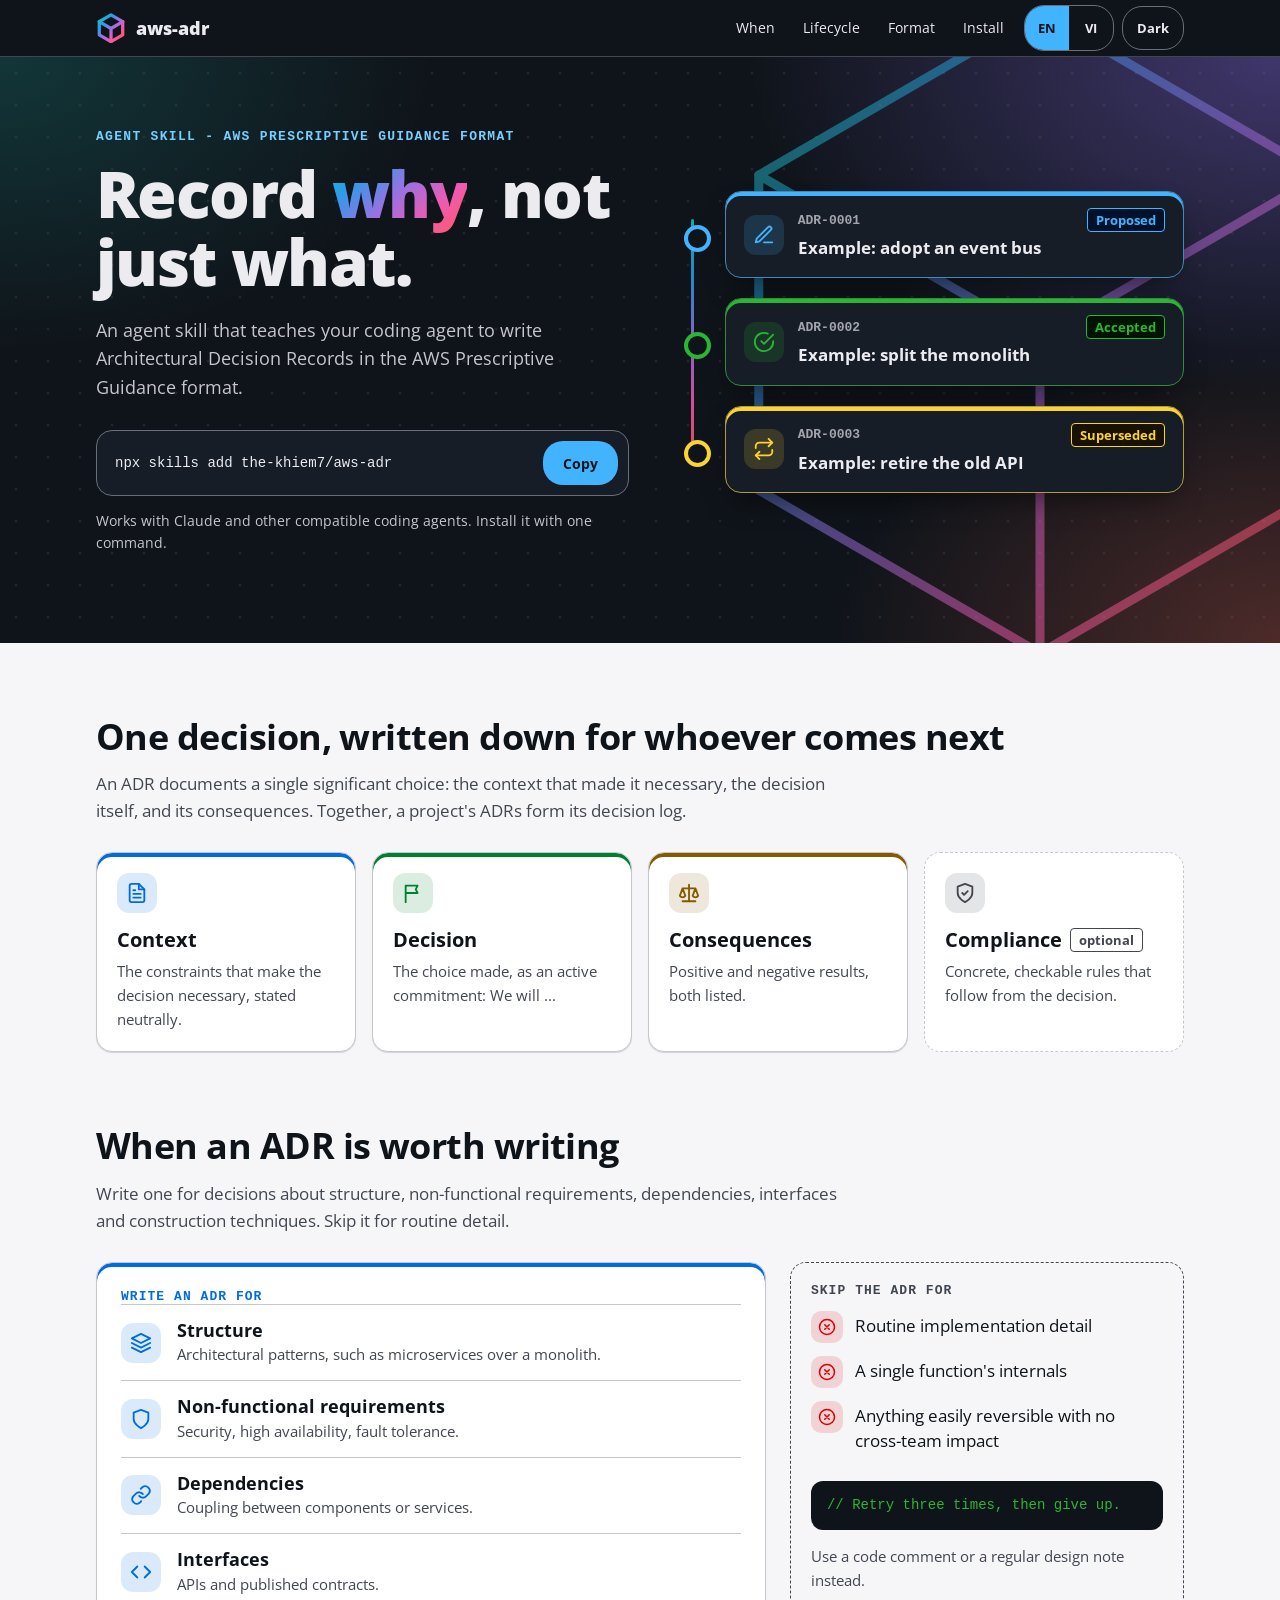
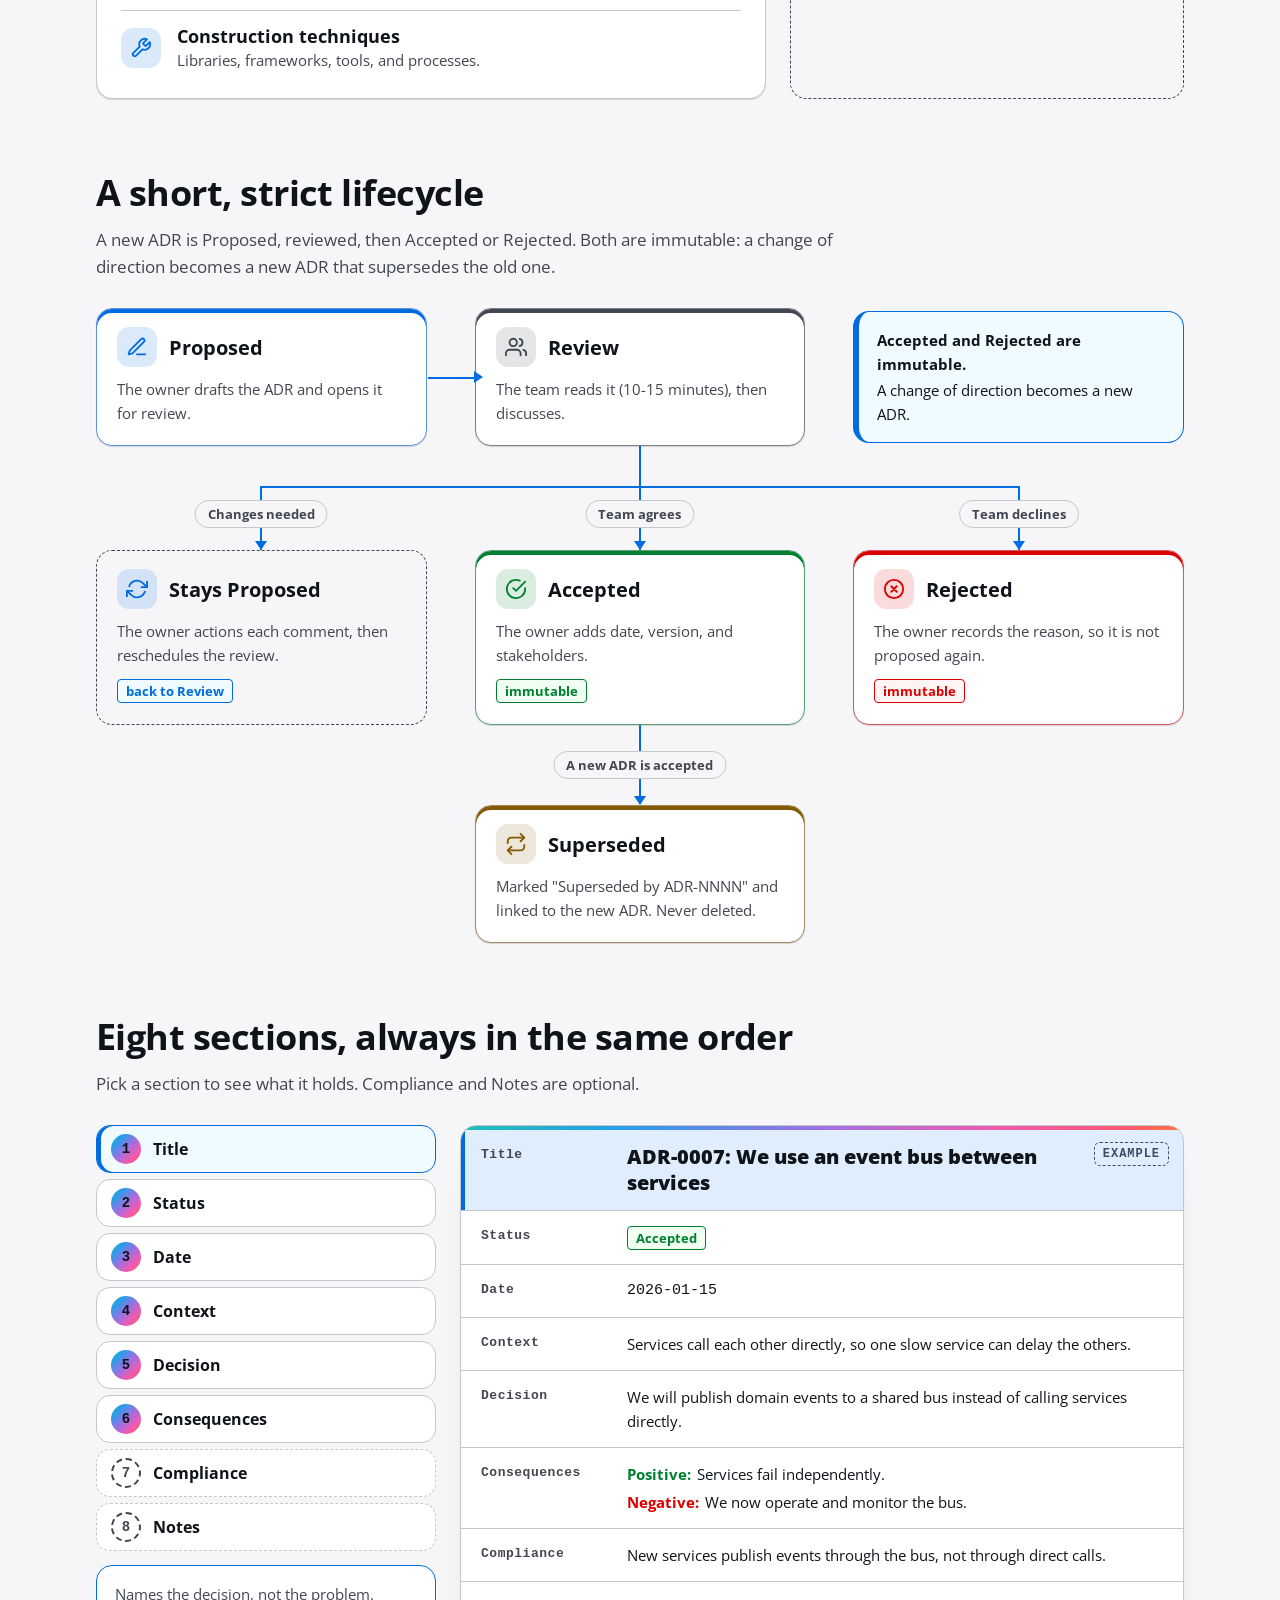
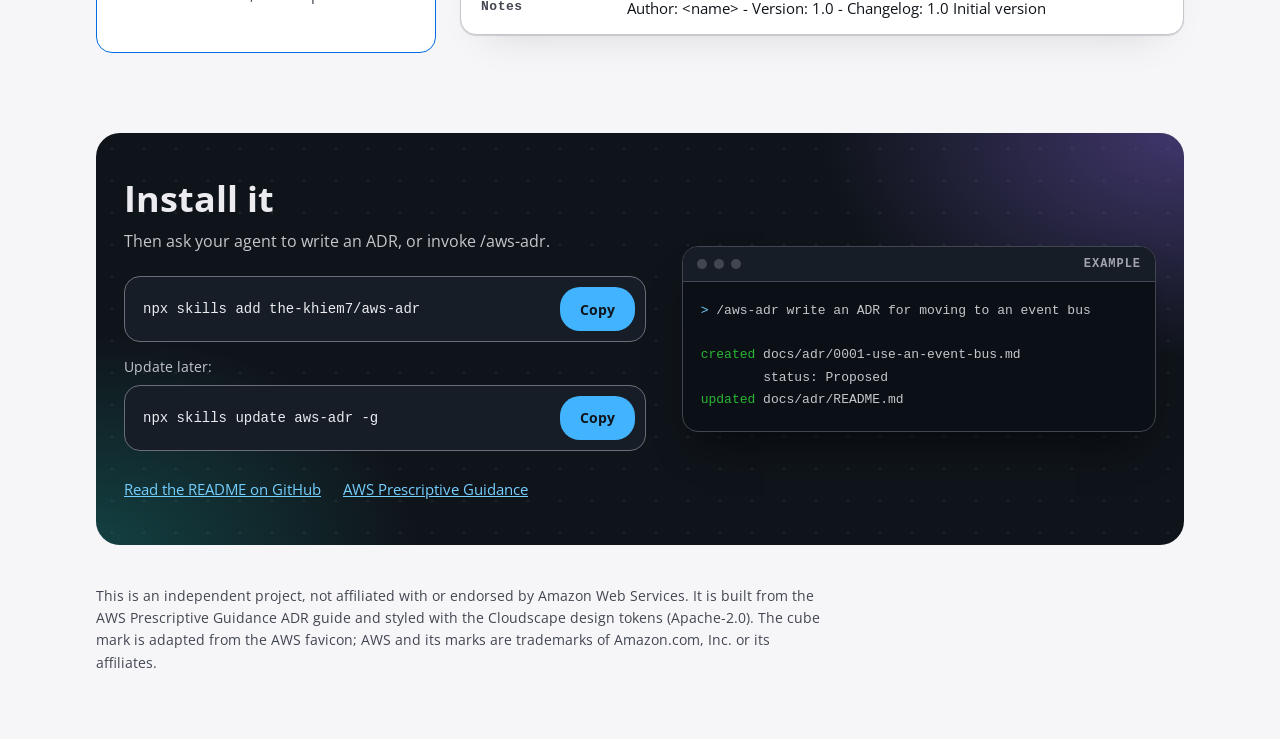
<file: index.html>
<!doctype html>
<html lang="en">
<head>
<meta charset="utf-8">
<meta name="viewport" content="width=device-width, initial-scale=1">
<title>aws-adr - ADR skill for coding agents</title>
<meta name="description" content="An agent skill that teaches your coding agent to write Architectural Decision Records in the AWS Prescriptive Guidance format. Install with one command.">
<meta name="theme-color" content="#f6f6f9" media="(prefers-color-scheme: light)">
<meta name="theme-color" content="#0f141a" media="(prefers-color-scheme: dark)">
<link rel="icon" href="assets/favicon.svg" type="image/svg+xml">
<meta property="og:type" content="website">
<meta property="og:title" content="aws-adr - ADR skill for coding agents">
<meta property="og:description" content="Record why, not just what. An agent skill for Architectural Decision Records in the AWS Prescriptive Guidance format.">
<meta property="og:url" content="https://the-khiem7.github.io/aws-adr/">
<meta property="og:image" content="https://the-khiem7.github.io/aws-adr/assets/og.png">
<meta property="og:image:width" content="1200">
<meta property="og:image:height" content="630">
<meta name="twitter:card" content="summary_large_image">
<meta name="twitter:title" content="aws-adr - ADR skill for coding agents">
<meta name="twitter:description" content="Record why, not just what. An agent skill for Architectural Decision Records in the AWS Prescriptive Guidance format.">
<meta name="twitter:image" content="https://the-khiem7.github.io/aws-adr/assets/og.png">
<script>
(function () {
  var r = document.documentElement, t = null, l = null;
  try { t = localStorage.getItem("adr-theme"); l = localStorage.getItem("adr-lang"); } catch (e) {}
  if (t !== "dark" && t !== "light") t = matchMedia("(prefers-color-scheme: dark)").matches ? "dark" : "light";
  if (l !== "vi" && l !== "en") l = /^vi/i.test(navigator.language || "") ? "vi" : "en";
  r.dataset.theme = t; r.dataset.lang = l; r.lang = l; r.classList.add("js");
})();
</script>
<link rel="preconnect" href="https://fonts.googleapis.com">
<link rel="preconnect" href="https://fonts.gstatic.com" crossorigin>
<link rel="preload" as="style" href="https://fonts.googleapis.com/css2?family=Open+Sans:wght@400;600;700;800&display=swap" onload="this.onload=null;this.rel='stylesheet'">
<noscript><link rel="stylesheet" href="https://fonts.googleapis.com/css2?family=Open+Sans:wght@400;600;700;800&display=swap"></noscript>
<style>
/* Tokens: AWS Cloudscape design tokens (visual refresh), light and dark, plus the brand gradient. */
:root {
  --bg: #f6f6f9; --card: #ffffff; --ink: #0f141a; --muted: #424650; --line: #c6c6cd;
  --accent: #006ce0; --accent-hover: #002b66; --accent-soft: #f0fbff;
  --ok: #00802f; --ok-soft: #effff1; --err: #db0000; --err-soft: #fff5f5; --warn: #855900; --warn-soft: #fffef0;
  --shadow: rgba(0, 7, 22, 0.14); --dot: rgba(0, 7, 22, 0.08);
  --grad: linear-gradient(135deg, #1fc0b4, #279ee9 22%, #9d70e2 50%, #f05ab0 74%, #fd5970 92%, #ff7a3a);
  --font: "Open Sans", "Helvetica Neue", Roboto, Arial, sans-serif;
  --mono: Monaco, Menlo, Consolas, "Courier New", monospace;
}
html[data-theme="dark"] {
  --bg: #0f141a; --card: #161d26; --ink: #ebebf0; --muted: #c6c6cd; --line: #424650;
  --accent: #42b4ff; --accent-hover: #75cfff; --accent-soft: #001129;
  --ok: #2bb534; --ok-soft: #001401; --err: #ff7a7a; --err-soft: #1f0000; --warn: #fbd332; --warn-soft: #191100;
  --shadow: rgba(0, 0, 0, 0.5); --dot: rgba(255, 255, 255, 0.06);
}
* { box-sizing: border-box; }
html { scroll-behavior: smooth; }
body { margin: 0; font: 16px/1.6 var(--font); color: var(--ink); background: var(--bg); -webkit-text-size-adjust: 100%; overflow-x: hidden; }
a { color: var(--accent); }
a:hover { color: var(--accent-hover); }
:focus-visible { outline: 3px solid var(--accent); outline-offset: 2px; }
h1, h2, h3, p { margin: 0; }
.wrap { max-width: 1120px; margin: 0 auto; padding: 0 16px; }
.skip { position: absolute; left: -999px; top: 0; background: var(--card); color: var(--ink); padding: 10px 16px; z-index: 30; }
.skip:focus { left: 8px; top: 8px; }
svg.ic { width: 22px; height: 22px; flex: none; }
.c-blue { --c: var(--accent); } .c-ok { --c: var(--ok); } .c-err { --c: var(--err); } .c-warn { --c: var(--warn); } .c-mute { --c: var(--muted); }
.bd { width: 40px; height: 40px; border-radius: 12px; display: grid; place-items: center; flex: none; color: var(--c, var(--accent)); background: color-mix(in srgb, var(--c, var(--accent)) 14%, transparent); }

/* top bar */
.bar { background: #0f141a; color: #ebebf0; position: sticky; top: 0; z-index: 20; border-bottom: 1px solid #424650; }
.bar .wrap { display: flex; align-items: center; gap: 8px; min-height: 56px; }
.brand { display: flex; align-items: center; gap: 10px; color: #ebebf0; text-decoration: none; font-weight: 800; font-size: 18px; margin-right: auto; min-height: 44px; }
.brand:hover { color: #ebebf0; }
.brand svg { width: 30px; height: 30px; }
.bar nav { display: flex; gap: 4px; }
.bar nav a { color: #ebebf0; text-decoration: none; padding: 0 12px; min-height: 44px; display: inline-flex; align-items: center; font-size: 14px; border-radius: 20px; }
.bar nav a:hover { background: #1b2a4a; color: #ebebf0; }
.seg { display: inline-flex; border: 1px solid #6b6e7a; border-radius: 20px; overflow: hidden; }
.seg button, .tbtn { font: 700 13px var(--font); color: #ebebf0; background: transparent; border: 0; min-width: 44px; min-height: 44px; cursor: pointer; }
.seg button[aria-pressed="true"] { background: #42b4ff; color: #0f141a; }
.tbtn { border: 1px solid #6b6e7a; border-radius: 20px; padding: 0 14px; }
.tbtn:hover, .seg button:hover:not([aria-pressed="true"]) { background: #1b2a4a; }
@media (max-width: 760px) { .bar nav { display: none; } }

/* hero */
.hero { background: #0f141a; color: #ebebf0; position: relative; overflow: hidden; isolation: isolate; }
.hero::before { content: ""; position: absolute; inset: 0; z-index: -2;
  background:
    radial-gradient(620px 420px at 0% 0%, rgba(31,192,180,.20), transparent 70%),
    radial-gradient(760px 480px at 100% 0%, rgba(143,111,240,.38), transparent 70%),
    radial-gradient(640px 420px at 100% 100%, rgba(255,106,85,.26), transparent 70%),
    radial-gradient(rgba(255,255,255,.07) 1.3px, transparent 1.7px) 0 0 / 32px 32px; }
.hero .cube { position: absolute; right: -120px; top: -90px; width: 720px; height: 720px; opacity: .5; z-index: -1; }
.hero .wrap { display: grid; grid-template-columns: 1.05fr 1fr; gap: 48px; align-items: center; padding-top: 72px; padding-bottom: 88px; }
.eyebrow { font: 700 13px var(--mono); letter-spacing: .1em; text-transform: uppercase; color: #75cfff; margin-bottom: 16px; }
.hero h1 { font-size: clamp(36px, 6.4vw, 64px); line-height: 1.06; font-weight: 800; letter-spacing: -0.025em; margin-bottom: 20px; }
.gx { background: var(--grad); -webkit-background-clip: text; background-clip: text; color: transparent; }
.hero .lead { font-size: 18px; line-height: 1.6; color: #c6c6cd; margin-bottom: 28px; max-width: 34em; }
.hero .note { font-size: 14px; margin-top: 14px; color: #c6c6cd; }
.cmd { display: flex; align-items: center; gap: 12px; flex-wrap: wrap; background: #161d26; border: 1px solid #6b6e7a; border-radius: 16px; padding: 10px 10px 10px 18px; max-width: 540px; }
.cmd code { font: 14px var(--mono); color: #ebebf0; word-break: break-all; flex: 1 1 220px; }
.btn { font: 700 14px var(--font); background: #42b4ff; color: #0f141a; border: 0; border-radius: 20px; padding: 0 20px; min-height: 44px; cursor: pointer; }
.btn:hover { background: #75cfff; }

.tl { position: relative; padding-left: 48px; display: flex; flex-direction: column; gap: 20px; }
.tl::before { content: ""; position: absolute; left: 14px; top: 28px; bottom: 28px; width: 3px; border-radius: 2px; background: var(--grad); opacity: .85; }
.mock::before { content: ""; position: absolute; left: -42px; top: 50%; width: 19px; height: 19px; margin-top: -9.5px; border-radius: 50%; background: #0f141a; border: 4px solid var(--c); }
.mock { position: relative; background: #161d26; border: 1px solid color-mix(in srgb, var(--c) 60%, #424650); border-radius: 16px; padding: 16px 18px; display: flex; align-items: center; gap: 14px; box-shadow: inset 0 4px 0 var(--c), 0 14px 30px -12px rgba(0,0,0,.6); }
.mock .bd { background: color-mix(in srgb, var(--c) 16%, transparent); color: var(--c); }
.mock .col { flex: 1; min-width: 0; }
.mock .top { display: flex; align-items: center; justify-content: space-between; gap: 8px; }
.mock .num { font: 700 13px var(--mono); color: #a4a4ad; }
.mock .t { margin-top: 2px; font-weight: 700; font-size: 17px; color: #ebebf0; }
.mock { --c: #42b4ff; }
.mock.ok { --c: #2bb534; } .mock.warn { --c: #fbd332; }
.chip { font: 700 13px var(--font); padding: 0 8px; border-radius: 4px; border: 1.5px solid currentColor; display: inline-block; line-height: 22px; white-space: nowrap; }
.chip.blue { color: #42b4ff; background: #001129; } .chip.ok { color: #2bb534; background: #001401; } .chip.warn { color: #fbd332; background: #191100; }
.chip.plain { color: var(--muted); }
@media (prefers-reduced-motion: no-preference) {
  .tl .mock { animation: rise .7s cubic-bezier(.2,.7,.2,1) both; }
  .tl .mock:nth-of-type(2) { animation-delay: .12s; } .tl .mock:nth-of-type(3) { animation-delay: .24s; }
  .hero .cube { animation: drift 18s ease-in-out infinite alternate; }
}
@keyframes rise { from { opacity: 0; transform: translateY(18px); } to { opacity: 1; transform: none; } }
@keyframes drift { from { transform: rotate(-3deg) translateY(0); } to { transform: rotate(3deg) translateY(14px); } }
@media (max-width: 900px) { .hero .wrap { grid-template-columns: 1fr; gap: 40px; padding-top: 44px; padding-bottom: 56px; } .hero .cube { opacity: .3; right: -260px; } }

/* sections */
section.sec { padding: 72px 0 0; }
section.sec h2 { font-size: clamp(26px, 4vw, 36px); line-height: 1.2; letter-spacing: -0.015em; margin-bottom: 12px; }
section.sec .intro { color: var(--muted); max-width: 44em; font-size: 17px; margin-bottom: 28px; }
.card { background: var(--card); border: 1px solid var(--line); border-radius: 16px; padding: 20px; box-shadow: 0 1px 1px var(--shadow); }
.grid4 { display: grid; grid-template-columns: repeat(auto-fit, minmax(230px, 1fr)); gap: 16px; }
.grid4 .card { position: relative; box-shadow: inset 0 4px 0 var(--c, var(--accent)), 0 1px 1px var(--shadow); transition: transform .2s ease, box-shadow .2s ease; }
.grid4 .card .bd { margin-bottom: 14px; }
.grid4 .card h3 { font-size: 20px; line-height: 1.3; margin-bottom: 6px; display: flex; gap: 8px; align-items: center; flex-wrap: wrap; }
.grid4 .card p { color: var(--muted); font-size: 15px; }
.grid4 .card.opt { border-style: dashed; box-shadow: none; }
@media (hover: hover) and (prefers-reduced-motion: no-preference) { .grid4 .card:hover { transform: translateY(-4px); box-shadow: inset 0 4px 0 var(--c, var(--accent)), 0 18px 30px -16px var(--shadow); } }

/* when */
.when { display: grid; grid-template-columns: 1.7fr 1fr; gap: 24px; align-items: stretch; }
.yes { box-shadow: inset 0 4px 0 var(--accent), 0 1px 1px var(--shadow); padding: 12px 24px 12px; }
.yes .it { display: flex; gap: 16px; align-items: center; padding: 14px 0; border-top: 1px solid var(--line); }
.yes .it:first-of-type { border-top: 0; }
.yes h3 { font-size: 18px; line-height: 1.3; }
.yes p { color: var(--muted); font-size: 15px; }
.lbl { font: 700 13px var(--mono); letter-spacing: .08em; text-transform: uppercase; color: var(--muted); padding: 14px 0 0; }
.yes .lbl { color: var(--accent); }
.no { border-style: dashed; border-color: var(--muted); background: transparent; box-shadow: none; display: flex; flex-direction: column; }
.no ul { list-style: none; margin: 16px 0 0; padding: 0; display: flex; flex-direction: column; gap: 16px; }
.no li { display: flex; gap: 12px; align-items: flex-start; font-size: 17px; line-height: 1.45; }
.no .bd { width: 32px; height: 32px; border-radius: 10px; margin-top: -3px; }
.no .bd svg { width: 18px; height: 18px; }
.cmt { margin-top: 28px; background: #0f141a; color: #2bb534; border-radius: 12px; padding: 14px 16px; font: 14px/1.5 var(--mono); }
.no .to { margin-top: 14px; color: var(--muted); font-size: 15px; }
.no .lbl { padding: 0; }
@media (max-width: 900px) { .when { grid-template-columns: 1fr; } }

/* lifecycle */
.lc { --g: 48px; }
.lc-top { display: grid; grid-template-columns: repeat(3, 1fr); gap: var(--g); }
.node { position: relative; background: var(--card); border: 1px solid color-mix(in srgb, var(--c, var(--line)) 55%, var(--line)); border-radius: 16px; padding: 18px 20px 20px;
  box-shadow: inset 0 4px 0 var(--c, var(--line)), 0 1px 1px var(--shadow); }
.node.ghost { border-style: dashed; border-color: var(--muted); box-shadow: none; background: transparent; }
.node .hd { display: flex; align-items: center; gap: 12px; margin-bottom: 10px; }
.node h3 { font-size: 20px; line-height: 1.25; }
.node p { color: var(--muted); font-size: 15px; }
.node .chip { margin-top: 12px; }
.chip.ok2 { color: var(--ok); background: var(--ok-soft); } .chip.err2 { color: var(--err); background: var(--err-soft); } .chip.blue2 { color: var(--accent); background: var(--accent-soft); }
.n-rev::before { content: ""; position: absolute; left: calc(-1 * var(--g)); top: 50%; width: var(--g); height: 2px; background: var(--accent); }
.n-rev::after { content: ""; position: absolute; left: -2px; top: 50%; border: 6px solid transparent; border-left: 9px solid var(--accent); border-right: 0; transform: translateY(-6px); }
.flash { border-radius: 16px; border: 1px solid var(--accent); border-left-width: 6px; background: var(--accent-soft); padding: 16px 18px; font-size: 15px; align-self: center; }
.flash b { display: block; margin-bottom: 2px; }
.stem { width: 2px; height: 40px; background: var(--accent); margin: 0 auto; }
.fork { display: grid; grid-template-columns: repeat(3, 1fr); gap: var(--g); padding-top: 64px; position: relative; }
.fork::before { content: ""; position: absolute; top: 0; left: calc((100% - 2 * var(--g)) / 6); right: calc((100% - 2 * var(--g)) / 6); height: 2px; background: var(--accent); }
.out { position: relative; display: flex; flex-direction: column; }
.out::before { content: ""; position: absolute; left: 50%; top: -64px; height: 64px; width: 2px; background: var(--accent); transform: translateX(-1px); }
.out::after { content: ""; position: absolute; left: 50%; top: -9px; border: 6px solid transparent; border-top: 9px solid var(--accent); border-bottom: 0; transform: translateX(-6px); }
.lab { position: absolute; left: 50%; top: -50px; transform: translateX(-50%); background: var(--bg); border: 1px solid var(--line); border-radius: 20px; padding: 0 12px; font-size: 13px; font-weight: 700; line-height: 26px; color: var(--muted); white-space: nowrap; z-index: 1; }
.down { position: relative; height: 80px; }
.down::before { content: ""; position: absolute; left: 50%; top: 0; bottom: 9px; width: 2px; background: var(--accent); transform: translateX(-1px); }
.down::after { content: ""; position: absolute; left: 50%; bottom: 0; border: 6px solid transparent; border-top: 9px solid var(--accent); border-bottom: 0; transform: translateX(-6px); }
.down .lab { top: 50%; transform: translate(-50%, -50%); }
@media (max-width: 860px) {
  .lc { --g: 36px; }
  .lc-top { grid-template-columns: 1fr; }
  .n-rev::before { left: 28px; top: calc(-1 * var(--g)); width: 2px; height: var(--g); }
  .n-rev::after { left: 22px; top: -9px; border: 6px solid transparent; border-top: 9px solid var(--accent); border-bottom: 0; transform: none; }
  .stem { margin: 0 0 0 28px; }
  .fork { grid-template-columns: 1fr; gap: 28px; padding-top: 0; border-left: 2px solid var(--accent); margin-left: 28px; padding-left: 20px; }
  .fork::before, .out::before, .out::after { display: none; }
  .lab { position: static; transform: none; display: inline-block; align-self: flex-start; margin-bottom: 10px; }
  .down { height: 76px; }
  .down::before { left: 28px; } .down::after { left: 28px; }
  .down .lab { position: absolute; top: 50%; left: 44px; transform: translateY(-50%); margin: 0; }
  .flash { display: none; }
}

/* format */
.an { display: grid; grid-template-columns: 340px 1fr; gap: 24px; align-items: start; }
.tabs { display: flex; flex-direction: column; gap: 6px; }
.tabs button { display: flex; align-items: center; gap: 12px; text-align: left; font: 700 16px var(--font); color: var(--ink); background: var(--card); border: 1px solid var(--line); border-radius: 14px; padding: 0 14px; min-height: 48px; cursor: pointer; transition: border-color .15s, background .15s; }
.tabs button:hover { border-color: var(--accent); }
.tabs button[aria-selected="true"] { border-color: var(--accent); background: var(--accent-soft); box-shadow: inset 4px 0 0 var(--accent); }
.nb { width: 30px; height: 30px; border-radius: 50%; background: var(--grad); color: #0f141a; font: 700 14px var(--mono); display: grid; place-items: center; flex: none; }
.tabs button.o .nb { background: transparent; border: 2px dashed var(--muted); color: var(--muted); }
.tabs .o { border-style: dashed; }
.panel { margin-top: 14px; border-radius: 16px; border: 1px solid var(--accent); background: var(--card); padding: 16px 18px; font-size: 15px; color: var(--muted); min-height: 88px; }
.panel .chip { margin-bottom: 8px; display: none; }
.panel.is-opt .chip { display: inline-block; }
.doc { position: relative; background: var(--card); border: 1px solid var(--line); border-radius: 16px; box-shadow: 0 1px 1px var(--shadow), 0 22px 40px -24px var(--shadow); overflow: hidden; }
.doc::before { content: ""; display: block; height: 4px; background: var(--grad); }
.ribbon { position: absolute; right: 14px; top: 16px; font: 700 12px var(--mono); letter-spacing: .08em; text-transform: uppercase; color: var(--muted); border: 1px dashed var(--muted); border-radius: 6px; padding: 0 8px; line-height: 22px; }
.drow { display: grid; grid-template-columns: 130px 1fr; gap: 16px; padding: 14px 20px; border-top: 1px solid var(--line); transition: background .2s; position: relative; }
.drow:first-of-type { border-top: 0; }
.drow .k { font: 700 13px var(--mono); color: var(--muted); letter-spacing: .04em; padding-top: 3px; }
.drow .v { font-size: 15px; }
.drow.ti .v { font-size: 20px; font-weight: 800; line-height: 1.3; padding-right: 96px; }
.drow.on { background: color-mix(in srgb, var(--accent) 12%, transparent); box-shadow: inset 4px 0 0 var(--accent); }
.drow.dim .v, .drow.dim .k { opacity: .8; }
.drow ul { margin: 0; padding: 0; list-style: none; display: grid; gap: 4px; }
.drow li b { font-weight: 700; margin-right: 6px; }
.drow li.p b { color: var(--ok); } .drow li.n b { color: var(--err); }
@media (max-width: 900px) { .an { grid-template-columns: 1fr; } .tabs { flex-direction: row; flex-wrap: wrap; } .tabs button { flex: 1 1 calc(50% - 6px); } }
@media (max-width: 520px) { .drow { grid-template-columns: 1fr; gap: 4px; } .drow.ti .v { padding-right: 0; padding-top: 22px; } }

/* install */
.install { background: #0f141a; color: #ebebf0; border-radius: 24px; padding: 44px 28px; margin-top: 80px; position: relative; overflow: hidden; isolation: isolate; }
.install::before { content: ""; position: absolute; inset: 0; z-index: -1; background: radial-gradient(520px 320px at 100% 0%, rgba(143,111,240,.38), transparent 70%), radial-gradient(460px 300px at 0% 100%, rgba(31,192,180,.26), transparent 70%), radial-gradient(rgba(255,255,255,.06) 1.3px, transparent 1.7px) 0 0 / 32px 32px; }
.ig { display: grid; grid-template-columns: 1.1fr 1fr; gap: 36px; align-items: center; }
.term { background: #0b1016; border: 1px solid #424650; border-radius: 16px; overflow: hidden; box-shadow: 0 24px 40px -20px rgba(0,0,0,.7); }
.term .th { display: flex; align-items: center; gap: 7px; padding: 10px 14px; border-bottom: 1px solid #424650; background: #161d26; }
.term .th i { width: 10px; height: 10px; border-radius: 50%; background: #424650; }
.term .th span { margin-left: auto; font: 700 12px var(--mono); letter-spacing: .08em; text-transform: uppercase; color: #a4a4ad; }
.term pre { margin: 0; padding: 18px 18px 20px; font: 13px/1.7 var(--mono); color: #c6c6cd; white-space: pre-wrap; word-break: break-word; }
.term .pr { color: #75cfff; } .term .ok { color: #2bb534; }
@media (max-width: 900px) { .ig { grid-template-columns: 1fr; } }
.install h2 { font-size: clamp(26px, 4vw, 36px); line-height: 1.2; margin-bottom: 8px; }
.install p { color: #c6c6cd; margin-bottom: 22px; }
.install .cmd { margin-bottom: 14px; }
.install .sm { font-size: 14px; color: #c6c6cd; margin: 8px 0 6px; }
.install a { color: #75cfff; }
.links { margin-top: 26px; display: flex; gap: 22px; flex-wrap: wrap; font-size: 15px; }
footer { padding: 40px 0 56px; color: var(--muted); font-size: 14px; }
footer p { margin-bottom: 8px; max-width: 52em; }
.sr { position: absolute; width: 1px; height: 1px; overflow: hidden; clip: rect(0 0 0 0); white-space: nowrap; }

/* motion: hidden state only after JS has run; reduced motion shows everything at once */
.js .rv { opacity: 0; transform: translateY(14px); transition: opacity .55s ease, transform .55s ease; }
.js .rv.in { opacity: 1; transform: none; }
@media (prefers-reduced-motion: reduce) { .js .rv { opacity: 1; transform: none; transition: none; } html { scroll-behavior: auto; } }
</style>
</head>
<body>
<a class="skip" href="#main" data-i18n="skip">Skip to content</a>
<header class="bar">
  <div class="wrap">
    <a class="brand" href="#top" aria-label="aws-adr"><svg viewBox="0 0 64 64" aria-hidden="true"><use href="#mark"/></svg>aws-adr</a>
    <nav aria-label="Sections">
      <a href="#when" data-i18n="n_when">When</a>
      <a href="#lifecycle" data-i18n="n_life">Lifecycle</a>
      <a href="#format" data-i18n="n_format">Format</a>
      <a href="#install" data-i18n="n_install">Install</a>
    </nav>
    <div class="seg" role="group" aria-label="Language">
      <button type="button" data-lang="en" aria-pressed="true" lang="en">EN</button>
      <button type="button" data-lang="vi" aria-pressed="false" lang="vi">VI</button>
    </div>
    <button type="button" class="tbtn" id="theme" aria-pressed="false">Dark</button>
  </div>
</header>

<svg width="0" height="0" style="position:absolute" aria-hidden="true">
  <defs><linearGradient id="mg" gradientUnits="userSpaceOnUse" x1="8" y1="10" x2="56" y2="56"><stop offset="0" stop-color="#1fc0b4"/><stop offset=".22" stop-color="#279ee9"/><stop offset=".5" stop-color="#9d70e2"/><stop offset=".74" stop-color="#f05ab0"/><stop offset=".92" stop-color="#fd5970"/><stop offset="1" stop-color="#ff7a3a"/></linearGradient></defs>
  <symbol id="mark" viewBox="0 0 64 64"><g fill="none" stroke="url(#mg)" stroke-width="7" stroke-linecap="round" stroke-linejoin="round"><path d="M32 4 57 18.5V46.5L32 61 7 46.5V18.5Z"/><path d="M7 18.5 32 33 57 18.5M32 33V61"/></g></symbol>
  <g>
    <symbol id="i-file" viewBox="0 0 24 24" fill="none" stroke="currentColor" stroke-width="2" stroke-linecap="round" stroke-linejoin="round"><path d="M14 2H6a2 2 0 0 0-2 2v16a2 2 0 0 0 2 2h12a2 2 0 0 0 2-2V8z"/><path d="M14 2v6h6M16 13H8M16 17H8M10 9H8"/></symbol>
    <symbol id="i-edit" viewBox="0 0 24 24" fill="none" stroke="currentColor" stroke-width="2" stroke-linecap="round" stroke-linejoin="round"><path d="M12 20h9"/><path d="M16.5 3.5a2.1 2.1 0 0 1 3 3L7 19l-4 1 1-4 12.5-12.5z"/></symbol>
    <symbol id="i-users" viewBox="0 0 24 24" fill="none" stroke="currentColor" stroke-width="2" stroke-linecap="round" stroke-linejoin="round"><path d="M17 21v-2a4 4 0 0 0-4-4H5a4 4 0 0 0-4 4v2"/><circle cx="9" cy="7" r="4"/><path d="M23 21v-2a4 4 0 0 0-3-3.9M16 3.1a4 4 0 0 1 0 7.8"/></symbol>
    <symbol id="i-loop" viewBox="0 0 24 24" fill="none" stroke="currentColor" stroke-width="2" stroke-linecap="round" stroke-linejoin="round"><path d="M23 4v6h-6M1 20v-6h6"/><path d="M3.5 9a9 9 0 0 1 14.9-3.4L23 10M1 14l4.6 4.4A9 9 0 0 0 20.5 15"/></symbol>
    <symbol id="i-check" viewBox="0 0 24 24" fill="none" stroke="currentColor" stroke-width="2" stroke-linecap="round" stroke-linejoin="round"><path d="M22 11.1V12a10 10 0 1 1-5.9-9.1"/><path d="M22 4L12 14l-3-3"/></symbol>
    <symbol id="i-x" viewBox="0 0 24 24" fill="none" stroke="currentColor" stroke-width="2" stroke-linecap="round" stroke-linejoin="round"><circle cx="12" cy="12" r="10"/><path d="M15 9l-6 6M9 9l6 6"/></symbol>
    <symbol id="i-swap" viewBox="0 0 24 24" fill="none" stroke="currentColor" stroke-width="2" stroke-linecap="round" stroke-linejoin="round"><path d="M17 1l4 4-4 4"/><path d="M3 11V9a4 4 0 0 1 4-4h14M7 23l-4-4 4-4"/><path d="M21 13v2a4 4 0 0 1-4 4H3"/></symbol>
    <symbol id="i-layers" viewBox="0 0 24 24" fill="none" stroke="currentColor" stroke-width="2" stroke-linecap="round" stroke-linejoin="round"><path d="M12 2L2 7l10 5 10-5-10-5z"/><path d="M2 17l10 5 10-5M2 12l10 5 10-5"/></symbol>
    <symbol id="i-shield" viewBox="0 0 24 24" fill="none" stroke="currentColor" stroke-width="2" stroke-linecap="round" stroke-linejoin="round"><path d="M12 22s8-4 8-10V5l-8-3-8 3v7c0 6 8 10 8 10z"/></symbol>
    <symbol id="i-link" viewBox="0 0 24 24" fill="none" stroke="currentColor" stroke-width="2" stroke-linecap="round" stroke-linejoin="round"><path d="M10 13a5 5 0 0 0 7.5.5l3-3a5 5 0 0 0-7-7l-1.7 1.7"/><path d="M14 11a5 5 0 0 0-7.5-.5l-3 3a5 5 0 0 0 7 7l1.7-1.7"/></symbol>
    <symbol id="i-code" viewBox="0 0 24 24" fill="none" stroke="currentColor" stroke-width="2" stroke-linecap="round" stroke-linejoin="round"><path d="M16 18l6-6-6-6M8 6l-6 6 6 6"/></symbol>
    <symbol id="i-wrench" viewBox="0 0 24 24" fill="none" stroke="currentColor" stroke-width="2" stroke-linecap="round" stroke-linejoin="round"><path d="M14.7 6.3a1 1 0 0 0 0 1.4l1.6 1.6a1 1 0 0 0 1.4 0l3.8-3.8a6 6 0 0 1-7.9 7.9l-6.9 6.9a2.1 2.1 0 0 1-3-3l6.9-6.9a6 6 0 0 1 7.9-7.9l-3.8 3.8z"/></symbol>
    <symbol id="i-scale" viewBox="0 0 24 24" fill="none" stroke="currentColor" stroke-width="2" stroke-linecap="round" stroke-linejoin="round"><path d="M12 3v18M5 21h14M5 7h14M5 7l-3 8a3.5 3.5 0 0 0 6 0L5 7zM19 7l-3 8a3.5 3.5 0 0 0 6 0l-3-8z"/></symbol>
    <symbol id="i-flag" viewBox="0 0 24 24" fill="none" stroke="currentColor" stroke-width="2" stroke-linecap="round" stroke-linejoin="round"><path d="M4 22V4M4 4h13l-2 4 2 4H4"/></symbol>
    <symbol id="i-shieldcheck" viewBox="0 0 24 24" fill="none" stroke="currentColor" stroke-width="2" stroke-linecap="round" stroke-linejoin="round"><path d="M12 22s8-4 8-10V5l-8-3-8 3v7c0 6 8 10 8 10z"/><path d="M9 12l2 2 4-4"/></symbol>
  </g>
</svg>

<main id="main">
<section class="hero" id="top">
  <svg class="cube" viewBox="0 0 64 64" aria-hidden="true"><g fill="none" stroke="url(#mg)" stroke-width="0.8" stroke-linecap="round" stroke-linejoin="round"><path d="M32 4 57 18.5V46.5L32 61 7 46.5V18.5Z"/><path d="M7 18.5 32 33 57 18.5M32 33V61"/></g></svg>
  <div class="wrap">
    <div>
      <p class="eyebrow" data-i18n="eyebrow">Agent skill - AWS Prescriptive Guidance format</p>
      <h1 data-i18n-html="h1">Record <span class="gx">why</span>, not just what.</h1>
      <p class="lead" data-i18n="lead">An agent skill that teaches your coding agent to write Architectural Decision Records in the AWS Prescriptive Guidance format.</p>
      <div class="cmd"><code id="cmd1">npx skills add the-khiem7/aws-adr</code><button type="button" class="btn" data-copy="cmd1" data-i18n="copy">Copy</button></div>
      <p class="note" data-i18n="note">Works with Claude and other compatible coding agents. Install it with one command.</p>
    </div>
    <div class="tl" aria-hidden="true">
      <div class="mock"><span class="bd"><svg class="ic"><use href="#i-edit"/></svg></span><div class="col"><div class="top"><span class="num">ADR-0001</span><span class="chip blue">Proposed</span></div><div class="t">Example: adopt an event bus</div></div></div>
      <div class="mock ok"><span class="bd"><svg class="ic"><use href="#i-check"/></svg></span><div class="col"><div class="top"><span class="num">ADR-0002</span><span class="chip ok">Accepted</span></div><div class="t">Example: split the monolith</div></div></div>
      <div class="mock warn"><span class="bd"><svg class="ic"><use href="#i-swap"/></svg></span><div class="col"><div class="top"><span class="num">ADR-0003</span><span class="chip warn">Superseded</span></div><div class="t">Example: retire the old API</div></div></div>
    </div>
  </div>
</section>

<section class="sec" id="what">
  <div class="wrap">
    <div class="rv">
      <h2 data-i18n="h_what">One decision, written down for whoever comes next</h2>
      <p class="intro" data-i18n="p_what">An ADR documents a single significant choice: the context that made it necessary, the decision itself, and its consequences. Together, a project's ADRs form its decision log.</p>
    </div>
    <div class="grid4">
      <div class="card rv c-blue"><span class="bd"><svg class="ic"><use href="#i-file"/></svg></span><h3>Context</h3><p data-i18n="c1">The constraints that make the decision necessary, stated neutrally.</p></div>
      <div class="card rv c-ok"><span class="bd"><svg class="ic"><use href="#i-flag"/></svg></span><h3>Decision</h3><p data-i18n="c2">The choice made, as an active commitment: We will ...</p></div>
      <div class="card rv c-warn"><span class="bd"><svg class="ic"><use href="#i-scale"/></svg></span><h3>Consequences</h3><p data-i18n="c3">Positive and negative results, both listed.</p></div>
      <div class="card rv opt c-mute"><span class="bd"><svg class="ic"><use href="#i-shieldcheck"/></svg></span><h3>Compliance <span class="chip plain" data-i18n="optional">optional</span></h3><p data-i18n="c4">Concrete, checkable rules that follow from the decision.</p></div>
    </div>
  </div>
</section>

<section class="sec" id="when">
  <div class="wrap">
    <div class="rv">
      <h2 data-i18n="h_when">When an ADR is worth writing</h2>
      <p class="intro" data-i18n="p_when">Write one for decisions about structure, non-functional requirements, dependencies, interfaces and construction techniques. Skip it for routine detail.</p>
    </div>
    <div class="when rv">
      <div class="card yes">
        <div class="lbl" data-i18n="yes_h">Write an ADR for</div>
        <div class="it c-blue"><span class="bd"><svg class="ic"><use href="#i-layers"/></svg></span><div><h3 data-i18n="i1n">Structure</h3><p data-i18n="i1d">Architectural patterns, such as microservices over a monolith.</p></div></div>
        <div class="it c-blue"><span class="bd"><svg class="ic"><use href="#i-shield"/></svg></span><div><h3 data-i18n="i2n">Non-functional requirements</h3><p data-i18n="i2d">Security, high availability, fault tolerance.</p></div></div>
        <div class="it c-blue"><span class="bd"><svg class="ic"><use href="#i-link"/></svg></span><div><h3 data-i18n="i3n">Dependencies</h3><p data-i18n="i3d">Coupling between components or services.</p></div></div>
        <div class="it c-blue"><span class="bd"><svg class="ic"><use href="#i-code"/></svg></span><div><h3 data-i18n="i4n">Interfaces</h3><p data-i18n="i4d">APIs and published contracts.</p></div></div>
        <div class="it c-blue"><span class="bd"><svg class="ic"><use href="#i-wrench"/></svg></span><div><h3 data-i18n="i5n">Construction techniques</h3><p data-i18n="i5d">Libraries, frameworks, tools, and processes.</p></div></div>
      </div>
      <div class="card no">
        <div class="lbl" data-i18n="no_h">Skip the ADR for</div>
        <ul>
          <li class="c-err"><span class="bd"><svg class="ic"><use href="#i-x"/></svg></span><span data-i18n="s1">Routine implementation detail</span></li>
          <li class="c-err"><span class="bd"><svg class="ic"><use href="#i-x"/></svg></span><span data-i18n="s2">A single function's internals</span></li>
          <li class="c-err"><span class="bd"><svg class="ic"><use href="#i-x"/></svg></span><span data-i18n="s3">Anything easily reversible with no cross-team impact</span></li>
        </ul>
        <div class="cmt" aria-hidden="true">// Retry three times, then give up.</div>
        <p class="to" data-i18n="to">Use a code comment or a regular design note instead.</p>
      </div>
    </div>
  </div>
</section>

<section class="sec" id="lifecycle">
  <div class="wrap">
    <div class="rv">
      <h2 data-i18n="h_life">A short, strict lifecycle</h2>
      <p class="intro" data-i18n="p_life">A new ADR is Proposed, reviewed, then Accepted or Rejected. Both are immutable: a change of direction becomes a new ADR that supersedes the old one.</p>
    </div>
    <div class="lc rv">
      <div class="lc-top">
        <div class="node c-blue"><div class="hd"><span class="bd"><svg class="ic"><use href="#i-edit"/></svg></span><h3>Proposed</h3></div><p data-i18n="l_prop">The owner drafts the ADR and opens it for review.</p></div>
        <div class="node n-rev c-mute"><div class="hd"><span class="bd"><svg class="ic"><use href="#i-users"/></svg></span><h3>Review</h3></div><p data-i18n="l_rev">The team reads it (10-15 minutes), then discusses.</p></div>
        <div class="flash"><b data-i18n="l_flash_h">Accepted and Rejected are immutable.</b><span data-i18n="l_flash">A change of direction becomes a new ADR.</span></div>
      </div>
      <div class="stem" aria-hidden="true"></div>
      <div class="fork">
        <div class="out"><span class="lab" data-i18n="lab1">Changes needed</span>
          <div class="node ghost"><div class="hd c-blue"><span class="bd"><svg class="ic"><use href="#i-loop"/></svg></span><h3 data-i18n="l_stay_n">Stays Proposed</h3></div><p data-i18n="l_stay">The owner actions each comment, then reschedules the review.</p><span class="chip blue2" data-i18n="l_back">back to Review</span></div>
        </div>
        <div class="out"><span class="lab" data-i18n="lab2">Team agrees</span>
          <div class="node c-ok"><div class="hd"><span class="bd"><svg class="ic"><use href="#i-check"/></svg></span><h3>Accepted</h3></div><p data-i18n="l_acc">The owner adds date, version, and stakeholders.</p><span class="chip ok2" data-i18n="l_imm">immutable</span></div>
          <div class="down" aria-hidden="true"><span class="lab" data-i18n="lab4">A new ADR is accepted</span></div>
          <div class="node c-warn"><div class="hd"><span class="bd"><svg class="ic"><use href="#i-swap"/></svg></span><h3>Superseded</h3></div><p data-i18n="l_sup">Marked "Superseded by ADR-NNNN" and linked to the new ADR. Never deleted.</p></div>
        </div>
        <div class="out"><span class="lab" data-i18n="lab3">Team declines</span>
          <div class="node c-err"><div class="hd"><span class="bd"><svg class="ic"><use href="#i-x"/></svg></span><h3>Rejected</h3></div><p data-i18n="l_rej">The owner records the reason, so it is not proposed again.</p><span class="chip err2" data-i18n="l_imm2">immutable</span></div>
        </div>
      </div>
    </div>
  </div>
</section>

<section class="sec" id="format">
  <div class="wrap">
    <div class="rv">
      <h2 data-i18n="h_format">Eight sections, always in the same order</h2>
      <p class="intro" data-i18n="p_format">Pick a section to see what it holds. Compliance and Notes are optional.</p>
    </div>
    <div class="an rv">
      <div>
        <div class="tabs" role="tablist" aria-label="ADR sections">
          <button type="button" role="tab" id="t-title" data-sec="title" aria-selected="true" aria-controls="panel"><span class="nb">1</span>Title</button>
          <button type="button" role="tab" id="t-status" data-sec="status" aria-selected="false" aria-controls="panel" tabindex="-1"><span class="nb">2</span>Status</button>
          <button type="button" role="tab" id="t-date" data-sec="date" aria-selected="false" aria-controls="panel" tabindex="-1"><span class="nb">3</span>Date</button>
          <button type="button" role="tab" id="t-context" data-sec="context" aria-selected="false" aria-controls="panel" tabindex="-1"><span class="nb">4</span>Context</button>
          <button type="button" role="tab" id="t-decision" data-sec="decision" aria-selected="false" aria-controls="panel" tabindex="-1"><span class="nb">5</span>Decision</button>
          <button type="button" role="tab" id="t-consequences" data-sec="consequences" aria-selected="false" aria-controls="panel" tabindex="-1"><span class="nb">6</span>Consequences</button>
          <button type="button" role="tab" id="t-compliance" data-sec="compliance" aria-selected="false" aria-controls="panel" tabindex="-1" class="o"><span class="nb">7</span>Compliance</button>
          <button type="button" role="tab" id="t-notes" data-sec="notes" aria-selected="false" aria-controls="panel" tabindex="-1" class="o"><span class="nb">8</span>Notes</button>
        </div>
        <div class="panel" id="panel" role="tabpanel" aria-labelledby="t-title" tabindex="0"><span class="chip plain" data-i18n="optional">optional</span><div id="panel-text">Names the decision, not the problem.</div></div>
      </div>
      <div class="doc" role="group" aria-label="Example ADR">
        <span class="ribbon" data-i18n="ribbon">Example</span>
        <div class="drow ti on" data-sec="title"><span class="k">Title</span><span class="v" data-i18n="x_title">ADR-0007: We use an event bus between services</span></div>
        <div class="drow" data-sec="status"><span class="k">Status</span><span class="v"><span class="chip ok2">Accepted</span></span></div>
        <div class="drow" data-sec="date"><span class="k">Date</span><span class="v mono" style="font-family:var(--mono)">2026-01-15</span></div>
        <div class="drow" data-sec="context"><span class="k">Context</span><span class="v" data-i18n="x_context">Services call each other directly, so one slow service can delay the others.</span></div>
        <div class="drow" data-sec="decision"><span class="k">Decision</span><span class="v" data-i18n="x_decision">We will publish domain events to a shared bus instead of calling services directly.</span></div>
        <div class="drow" data-sec="consequences"><span class="k">Consequences</span><span class="v"><ul><li class="p"><b>Positive:</b><span data-i18n="x_pos">Services fail independently.</span></li><li class="n"><b>Negative:</b><span data-i18n="x_neg">We now operate and monitor the bus.</span></li></ul></span></div>
        <div class="drow" data-sec="compliance"><span class="k">Compliance</span><span class="v" data-i18n="x_comp">New services publish events through the bus, not through direct calls.</span></div>
        <div class="drow" data-sec="notes"><span class="k">Notes</span><span class="v" data-i18n="x_notes">Author: &lt;name&gt; - Version: 1.0 - Changelog: 1.0 Initial version</span></div>
      </div>
    </div>
  </div>
</section>

<div class="wrap">
  <section class="install rv" id="install" aria-labelledby="h-install">
    <div class="ig"><div>
    <h2 id="h-install" data-i18n="h_install">Install it</h2>
    <p data-i18n="p_install">Then ask your agent to write an ADR, or invoke /aws-adr.</p>
    <div class="cmd"><code id="cmd2">npx skills add the-khiem7/aws-adr</code><button type="button" class="btn" data-copy="cmd2" data-i18n="copy">Copy</button></div>
    <div class="sm" data-i18n="update">Update later:</div>
    <div class="cmd"><code id="cmd3">npx skills update aws-adr -g</code><button type="button" class="btn" data-copy="cmd3" data-i18n="copy">Copy</button></div>
    <div class="links">
      <a href="https://github.com/the-khiem7/aws-adr#readme" data-i18n="readme">Read the README on GitHub</a>
      <a href="https://docs.aws.amazon.com/prescriptive-guidance/latest/architectural-decision-records/adr-process.html">AWS Prescriptive Guidance</a>
    </div>
    </div>
    <div class="term" aria-hidden="true">
      <div class="th"><i></i><i></i><i></i><span data-i18n="ribbon">Example</span></div>
      <pre><span class="pr">&gt;</span> /aws-adr write an ADR for moving to an event bus

<span class="ok">created</span> docs/adr/0001-use-an-event-bus.md
        status: Proposed
<span class="ok">updated</span> docs/adr/README.md</pre>
    </div></div>
  </section>
</div>
</main>

<footer>
  <div class="wrap">
    <p data-i18n="foot">This is an independent project, not affiliated with or endorsed by Amazon Web Services. It is built from the AWS Prescriptive Guidance ADR guide and styled with the Cloudscape design tokens (Apache-2.0). The cube mark is adapted from the AWS favicon; AWS and its marks are trademarks of Amazon.com, Inc. or its affiliates.</p>
  </div>
</footer>
<div class="sr" id="live" aria-live="polite"></div>

<script>
(function () {
  var T = {
    en: {
      skip: "Skip to content", n_when: "When", n_life: "Lifecycle", n_format: "Format", n_install: "Install",
      theme_dark: "Dark", theme_light: "Light", theme_label_dark: "Switch to dark theme", theme_label_light: "Switch to light theme",
      eyebrow: "Agent skill - AWS Prescriptive Guidance format",
      h1: 'Record <span class="gx">why</span>, not just what.',
      lead: "An agent skill that teaches your coding agent to write Architectural Decision Records in the AWS Prescriptive Guidance format.",
      note: "Works with Claude and other compatible coding agents. Install it with one command.",
      copy: "Copy", copied_short: "Copied", copied: "Copied to clipboard", optional: "optional",
      h_what: "One decision, written down for whoever comes next",
      p_what: "An ADR documents a single significant choice: the context that made it necessary, the decision itself, and its consequences. Together, a project's ADRs form its decision log.",
      c1: "The constraints that make the decision necessary, stated neutrally.",
      c2: "The choice made, as an active commitment: We will ...",
      c3: "Positive and negative results, both listed.",
      c4: "Concrete, checkable rules that follow from the decision.",
      h_when: "When an ADR is worth writing",
      p_when: "Write one for decisions about structure, non-functional requirements, dependencies, interfaces and construction techniques. Skip it for routine detail.",
      yes_h: "Write an ADR for", no_h: "Skip the ADR for",
      i1n: "Structure", i1d: "Architectural patterns, such as microservices over a monolith.",
      i2n: "Non-functional requirements", i2d: "Security, high availability, fault tolerance.",
      i3n: "Dependencies", i3d: "Coupling between components or services.",
      i4n: "Interfaces", i4d: "APIs and published contracts.",
      i5n: "Construction techniques", i5d: "Libraries, frameworks, tools, and processes.",
      s1: "Routine implementation detail", s2: "A single function's internals", s3: "Anything easily reversible with no cross-team impact",
      to: "Use a code comment or a regular design note instead.",
      h_life: "A short, strict lifecycle",
      p_life: "A new ADR is Proposed, reviewed, then Accepted or Rejected. Both are immutable: a change of direction becomes a new ADR that supersedes the old one.",
      l_prop: "The owner drafts the ADR and opens it for review.",
      l_rev: "The team reads it (10-15 minutes), then discusses.",
      l_flash_h: "Accepted and Rejected are immutable.", l_flash: "A change of direction becomes a new ADR.",
      lab1: "Changes needed", lab2: "Team agrees", lab3: "Team declines", lab4: "A new ADR is accepted",
      l_stay_n: "Stays Proposed", l_stay: "The owner actions each comment, then reschedules the review.", l_back: "back to Review",
      l_acc: "The owner adds date, version, and stakeholders.", l_imm: "immutable", l_imm2: "immutable",
      l_rej: "The owner records the reason, so it is not proposed again.",
      l_sup: 'Marked "Superseded by ADR-NNNN" and linked to the new ADR. Never deleted.',
      h_format: "Eight sections, always in the same order",
      p_format: "Pick a section to see what it holds. Compliance and Notes are optional.",
      d_title: "Names the decision, not the problem.",
      d_status: "Proposed, Accepted, Rejected, or Superseded by ADR-NNNN.",
      d_date: "The date the status last changed.",
      d_context: "The technical, business, and team constraints that make the decision necessary, stated neutrally.",
      d_decision: 'The choice made, stated as an active commitment ("We will...").',
      d_consequences: "The results of the decision, split into Positive: and Negative: lists.",
      d_compliance: "Concrete, checkable rules that follow from the decision.",
      d_notes: "Author, version, and a changelog.",
      ribbon: "Example",
      x_title: "ADR-0007: We use an event bus between services",
      x_context: "Services call each other directly, so one slow service can delay the others.",
      x_decision: "We will publish domain events to a shared bus instead of calling services directly.",
      x_pos: "Services fail independently.", x_neg: "We now operate and monitor the bus.",
      x_comp: "New services publish events through the bus, not through direct calls.",
      x_notes: "Author: <name> - Version: 1.0 - Changelog: 1.0 Initial version",
      h_install: "Install it", p_install: "Then ask your agent to write an ADR, or invoke /aws-adr.",
      update: "Update later:", readme: "Read the README on GitHub",
      foot: "This is an independent project, not affiliated with or endorsed by Amazon Web Services. It is built from the AWS Prescriptive Guidance ADR guide and styled with the Cloudscape design tokens (Apache-2.0). The cube mark is adapted from the AWS favicon; AWS and its marks are trademarks of Amazon.com, Inc. or its affiliates."
    },
    vi: {
      skip: "Chuyển đến nội dung", n_when: "Khi nào", n_life: "Vòng đời", n_format: "Định dạng", n_install: "Cài đặt",
      theme_dark: "Tối", theme_light: "Sáng", theme_label_dark: "Chuyển sang giao diện tối", theme_label_light: "Chuyển sang giao diện sáng",
      eyebrow: "Agent skill - định dạng AWS Prescriptive Guidance",
      h1: 'Ghi lại <span class="gx">lý do</span>, không chỉ quyết định.',
      lead: "Một agent skill giúp trợ lý lập trình của bạn viết Architectural Decision Record (ADR, hồ sơ quyết định kiến trúc) theo định dạng AWS Prescriptive Guidance.",
      note: "Dùng được với Claude và các trợ lý lập trình tương thích khác. Cài bằng một lệnh.",
      copy: "Sao chép", copied_short: "Đã chép", copied: "Đã sao chép vào bộ nhớ tạm", optional: "tùy chọn",
      h_what: "Mỗi quyết định được ghi lại cho người đến sau",
      p_what: "Một ADR ghi lại một lựa chọn quan trọng: bối cảnh khiến nó cần thiết, chính quyết định, và hệ quả. Các ADR của dự án hợp thành nhật ký quyết định.",
      c1: "Các ràng buộc khiến quyết định trở nên cần thiết, nêu một cách trung lập.",
      c2: "Lựa chọn được đưa ra, như một cam kết chủ động: We will ...",
      c3: "Kết quả tích cực và tiêu cực, đều được liệt kê.",
      c4: "Các quy tắc cụ thể, kiểm tra được, rút ra từ quyết định.",
      h_when: "Khi nào nên viết ADR",
      p_when: "Viết ADR cho các quyết định về cấu trúc, yêu cầu phi chức năng, phụ thuộc, giao diện và kỹ thuật xây dựng. Bỏ qua với chi tiết triển khai thông thường.",
      yes_h: "Viết ADR cho", no_h: "Bỏ qua ADR với",
      i1n: "Cấu trúc", i1d: "Các mẫu kiến trúc, ví dụ chọn microservices thay vì monolith.",
      i2n: "Yêu cầu phi chức năng", i2d: "Bảo mật, tính sẵn sàng cao, khả năng chịu lỗi.",
      i3n: "Phụ thuộc", i3d: "Sự gắn kết giữa các thành phần hoặc dịch vụ.",
      i4n: "Giao diện", i4d: "API và các hợp đồng đã công bố.",
      i5n: "Kỹ thuật xây dựng", i5d: "Thư viện, framework, công cụ và quy trình.",
      s1: "Chi tiết triển khai thông thường", s2: "Phần bên trong của một hàm", s3: "Mọi thứ dễ đảo ngược và không ảnh hưởng tới nhiều nhóm",
      to: "Hãy dùng chú thích trong code hoặc ghi chú thiết kế thông thường.",
      h_life: "Vòng đời ngắn gọn, chặt chẽ",
      p_life: "ADR mới ở trạng thái Proposed (đề xuất), được xem xét, rồi Accepted (chấp nhận) hoặc Rejected (từ chối). Cả hai đều bất biến: khi đổi hướng, hãy viết ADR mới thay thế (supersede) ADR cũ.",
      l_prop: "Chủ sở hữu soạn ADR và mở ra để xem xét.",
      l_rev: "Nhóm đọc (10-15 phút), rồi thảo luận.",
      l_flash_h: "Accepted và Rejected là bất biến.", l_flash: "Khi đổi hướng, hãy viết một ADR mới.",
      lab1: "Cần chỉnh sửa", lab2: "Nhóm đồng ý", lab3: "Nhóm từ chối", lab4: "Một ADR mới được chấp nhận",
      l_stay_n: "Vẫn là Proposed", l_stay: "Chủ sở hữu xử lý từng góp ý rồi đặt lại buổi xem xét.", l_back: "quay lại Review",
      l_acc: "Chủ sở hữu thêm ngày, phiên bản và các bên liên quan.", l_imm: "bất biến", l_imm2: "bất biến",
      l_rej: "Chủ sở hữu ghi lại lý do để lựa chọn này không bị đề xuất lại.",
      l_sup: 'Đánh dấu "Superseded by ADR-NNNN" và liên kết tới ADR mới. Không bao giờ bị xóa.',
      h_format: "Tám mục, luôn theo cùng một thứ tự",
      p_format: "Chọn một mục để xem nó chứa gì. Compliance và Notes là tùy chọn.",
      d_title: "Đặt tên cho quyết định, không phải cho vấn đề.",
      d_status: "Proposed, Accepted, Rejected, hoặc Superseded by ADR-NNNN.",
      d_date: "Ngày trạng thái thay đổi gần nhất.",
      d_context: "Các ràng buộc về kỹ thuật, kinh doanh và đội ngũ khiến quyết định trở nên cần thiết, nêu một cách trung lập.",
      d_decision: 'Lựa chọn được đưa ra, nêu như một cam kết chủ động ("We will...").',
      d_consequences: "Kết quả của quyết định, chia thành hai danh sách Positive: và Negative:.",
      d_compliance: "Các quy tắc cụ thể, kiểm tra được, rút ra từ quyết định.",
      d_notes: "Tác giả, phiên bản và nhật ký thay đổi.",
      ribbon: "Ví dụ",
      x_title: "ADR-0007: Chúng tôi dùng event bus giữa các dịch vụ",
      x_context: "Các dịch vụ gọi trực tiếp nhau, nên một dịch vụ chậm có thể làm chậm các dịch vụ khác.",
      x_decision: "Chúng tôi sẽ phát các domain event lên một bus dùng chung thay vì gọi trực tiếp giữa các dịch vụ.",
      x_pos: "Các dịch vụ lỗi độc lập với nhau.", x_neg: "Chúng tôi phải vận hành và giám sát bus.",
      x_comp: "Dịch vụ mới phát event qua bus, không gọi trực tiếp.",
      x_notes: "Author: <tên> - Version: 1.0 - Changelog: 1.0 Phiên bản đầu tiên",
      h_install: "Cài đặt", p_install: "Sau đó hãy nhờ trợ lý viết một ADR, hoặc gọi /aws-adr.",
      update: "Cập nhật sau này:", readme: "Đọc README trên GitHub",
      foot: "Dự án độc lập, không liên kết với và không được Amazon Web Services bảo trợ. Dựa trên hướng dẫn ADR của AWS Prescriptive Guidance, giao diện dùng design token Cloudscape (Apache-2.0). Biểu tượng khối lập phương được phỏng theo favicon của AWS; AWS và các nhãn hiệu của AWS thuộc về Amazon.com, Inc. hoặc các công ty liên kết."
    }
  };
  var root = document.documentElement, current = "title";
  var tabs = Array.prototype.slice.call(document.querySelectorAll('[role="tab"]'));
  var panel = document.getElementById("panel"), panelText = document.getElementById("panel-text");
  function save(k, v) { try { localStorage.setItem(k, v); } catch (e) {} }

  function selectSec(id) {
    current = id;
    tabs.forEach(function (t) { var on = t.dataset.sec === id; t.setAttribute("aria-selected", String(on)); t.tabIndex = on ? 0 : -1; });
    document.querySelectorAll(".drow").forEach(function (r) { r.classList.toggle("on", r.dataset.sec === id); });
    panel.setAttribute("aria-labelledby", "t-" + id);
    panel.classList.toggle("is-opt", id === "compliance" || id === "notes");
    panelText.textContent = T[root.dataset.lang]["d_" + id];
  }
  function applyTheme(t) {
    var d = T[root.dataset.lang], b = document.getElementById("theme");
    root.dataset.theme = t;
    b.setAttribute("aria-pressed", String(t === "dark"));
    b.textContent = t === "dark" ? d.theme_light : d.theme_dark;
    b.setAttribute("aria-label", t === "dark" ? d.theme_label_light : d.theme_label_dark);
  }
  function applyLang(l) {
    var d = T[l];
    root.lang = l; root.dataset.lang = l;
    document.querySelectorAll("[data-i18n]").forEach(function (el) { var v = d[el.getAttribute("data-i18n")]; if (v) el.textContent = v; });
    document.querySelectorAll("[data-i18n-html]").forEach(function (el) { var v = d[el.getAttribute("data-i18n-html")]; if (v) el.innerHTML = v; });
    document.querySelectorAll("button[data-lang]").forEach(function (b) { b.setAttribute("aria-pressed", String(b.dataset.lang === l)); });
    applyTheme(root.dataset.theme);
    selectSec(current);
  }
  document.querySelectorAll("button[data-lang]").forEach(function (b) {
    b.addEventListener("click", function () { save("adr-lang", b.dataset.lang); applyLang(b.dataset.lang); });
  });
  document.getElementById("theme").addEventListener("click", function () {
    var t = root.dataset.theme === "dark" ? "light" : "dark"; save("adr-theme", t); applyTheme(t);
  });
  tabs.forEach(function (t, i) {
    t.addEventListener("click", function () { selectSec(t.dataset.sec); });
    t.addEventListener("keydown", function (e) {
      var n = null;
      if (e.key === "ArrowDown" || e.key === "ArrowRight") n = (i + 1) % tabs.length;
      else if (e.key === "ArrowUp" || e.key === "ArrowLeft") n = (i - 1 + tabs.length) % tabs.length;
      else if (e.key === "Home") n = 0; else if (e.key === "End") n = tabs.length - 1;
      if (n !== null) { e.preventDefault(); tabs[n].focus(); selectSec(tabs[n].dataset.sec); }
    });
  });
  document.querySelectorAll(".drow").forEach(function (r) {
    r.addEventListener("mouseenter", function () { if (matchMedia("(hover: hover)").matches) selectSec(r.dataset.sec); });
  });
  applyLang(root.dataset.lang);

  document.querySelectorAll("[data-copy]").forEach(function (btn) {
    btn.addEventListener("click", function () {
      var el = document.getElementById(btn.dataset.copy), text = el.textContent, d = T[root.dataset.lang];
      function done() {
        btn.textContent = d.copied_short;
        document.getElementById("live").textContent = d.copied;
        setTimeout(function () { btn.textContent = T[root.dataset.lang].copy; document.getElementById("live").textContent = ""; }, 1800);
      }
      function fallback() {
        var r = document.createRange(); r.selectNodeContents(el);
        var s = getSelection(); s.removeAllRanges(); s.addRange(r);
        try { document.execCommand("copy"); } catch (e) {}
        done();
      }
      if (navigator.clipboard && navigator.clipboard.writeText) navigator.clipboard.writeText(text).then(done, fallback); else fallback();
    });
  });

  var els = document.querySelectorAll(".rv");
  if ("IntersectionObserver" in window && !matchMedia("(prefers-reduced-motion: reduce)").matches) {
    var io = new IntersectionObserver(function (es) {
      es.forEach(function (e) { if (e.isIntersecting) { e.target.classList.add("in"); io.unobserve(e.target); } });
    }, { threshold: 0.1 });
    els.forEach(function (e) { io.observe(e); });
  } else {
    els.forEach(function (e) { e.classList.add("in"); });
  }
})();
</script>
</body>
</html>
</file>
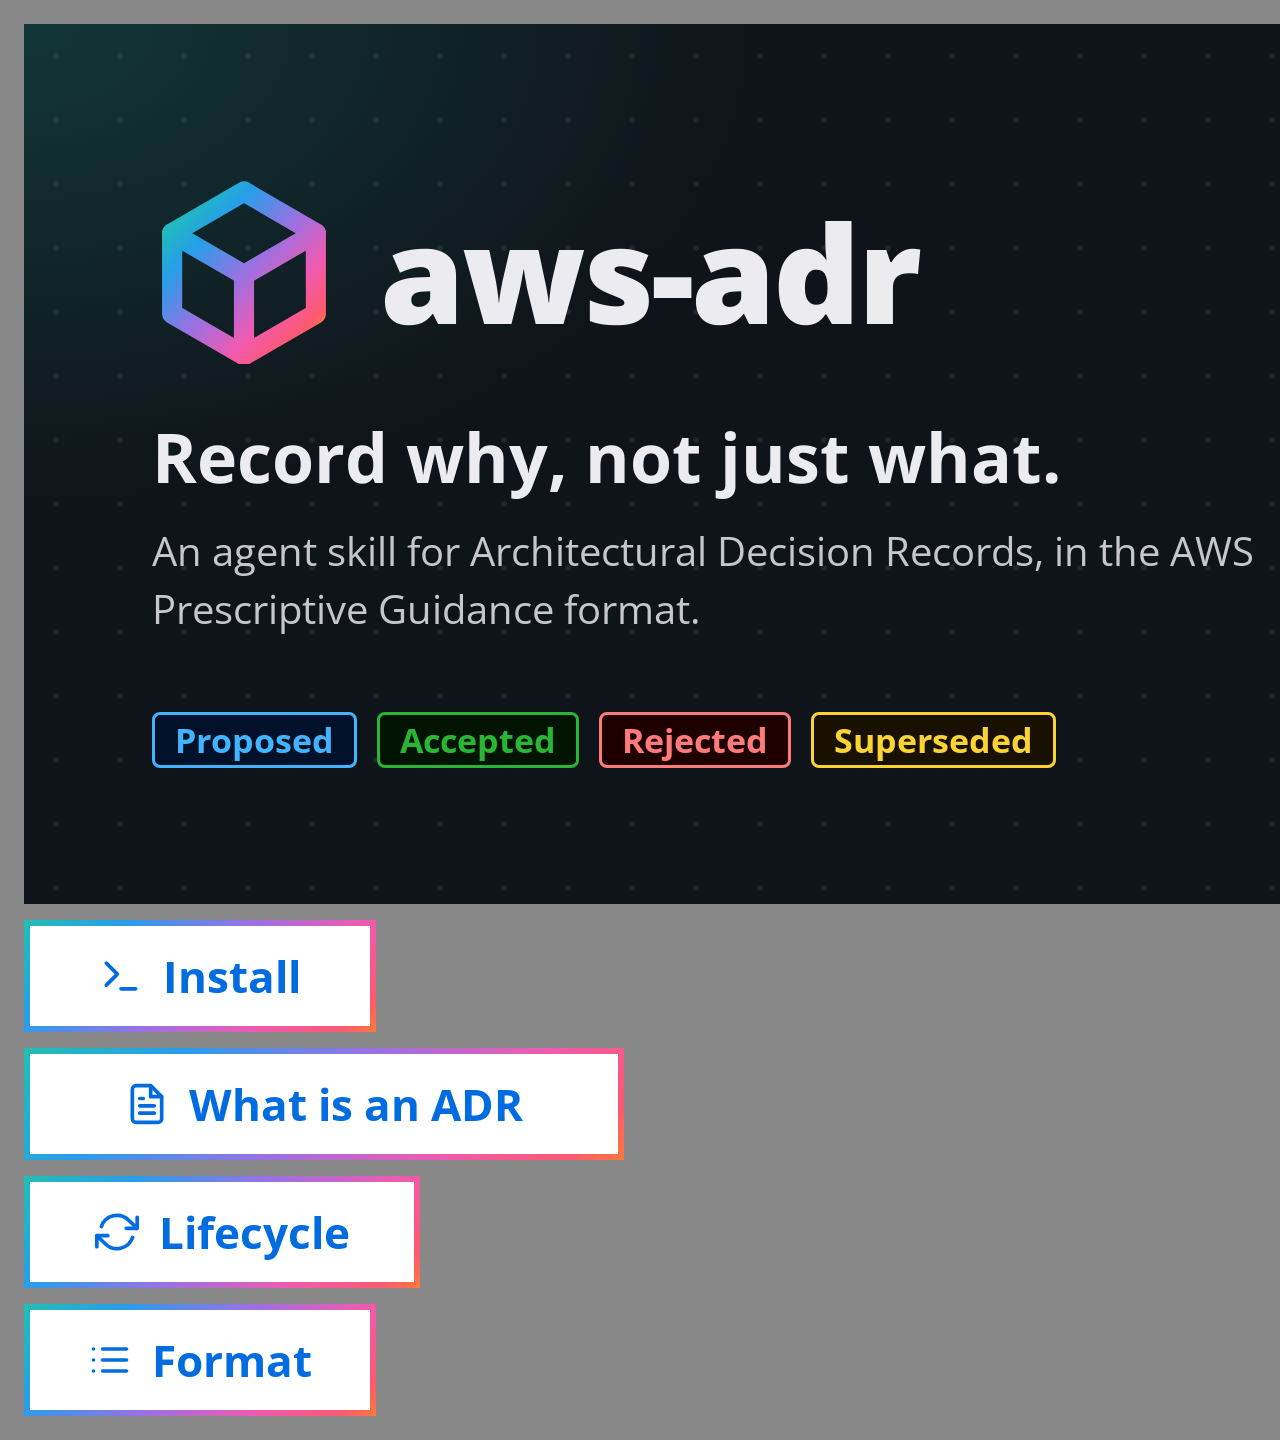
<file: assets/source/brand.html>
<!doctype html>
<html lang="en">
<head>
<meta charset="utf-8">
<title>aws-adr banner and navigation buttons</title>
<!-- Source of ../banner.webp and ../nav-*.webp. The banner is dark in both themes, so render it light only:
     uvx --from playwright --with pillow python -I <skill-dir>/scripts/render.py assets/source/brand.html --root assets/source --out assets --items banner --themes light --max-kb 400
     uvx --from playwright --with pillow python -I <skill-dir>/scripts/render.py assets/source/brand.html --root assets/source --out assets --items nav-install,nav-what,nav-lifecycle,nav-format -->
<link rel="preconnect" href="https://fonts.googleapis.com">
<link rel="preconnect" href="https://fonts.gstatic.com" crossorigin>
<link rel="stylesheet" href="https://fonts.googleapis.com/css2?family=Open+Sans:wght@400;600;700;800&display=swap">
<script src="shared.js"></script>
<link rel="stylesheet" href="shared.css">
<style>
/* banner: dark tokens pinned so it looks the same in both themes */
#banner { height: 440px; --paper: #0f141a; --ink: #ebebf0; --muted: #c6c6cd; --card: #161d26; --cardline: #424650; --shadow: rgba(0,0,0,.5);
  --accent: #42b4ff; --accent-soft: #001129; --ok: #2bb534; --ok-soft: #001401; --err: #ff7a7a; --err-soft: #1f0000; --warn: #fbd332; --warn-soft: #191100;
  --dot: rgba(255,255,255,.07); --glow1: rgba(31,192,180,.2); --glow2: rgba(143,111,240,.34); --glow3: rgba(255,106,85,.24); }
#banner .wm-cube { position: absolute; left: 620px; top: -70px; width: 580px; height: 580px; opacity: .55; }
#banner .id { position: absolute; left: 64px; top: 78px; width: 560px; }
.lock { display: flex; align-items: center; gap: 22px; }
.lock svg { width: 92px; height: 92px; flex: none; }
.lock .wm { font: 800 68px/1 "Open Sans", Arial, sans-serif; letter-spacing: -0.02em; }
#banner .tag { margin-top: 26px; font: 700 34px/1.2 "Open Sans", Arial, sans-serif; }
#banner .sub { margin-top: 12px; font-size: 20px; line-height: 1.45; color: #c6c6cd; }
#banner .chips { position: absolute; left: 64px; top: 344px; display: flex; gap: 10px; }
#banner .line { position: absolute; left: 689px; top: 70px; width: 3px; height: 278px; border-radius: 2px; background: var(--grad); opacity: .85; }
#banner .node { position: absolute; left: 681px; width: 19px; height: 19px; border-radius: 50%; background: #0f141a; border: 4px solid var(--c); }
.mock { position: absolute; left: 724px; width: 412px; height: 100px; padding: 0 20px; display: flex; align-items: center; gap: 14px; }
.mock .col { flex: 1; min-width: 0; }
.mock .top { display: flex; align-items: center; justify-content: space-between; }
.mock .num { font: 700 17px Monaco, Menlo, Consolas, monospace; color: #a4a4ad; }
.mock .t { margin-top: 4px; font: 700 21px "Open Sans", Arial, sans-serif; color: #ebebf0; white-space: nowrap; }

.item.nav { height: 56px; display: flex; align-items: center; justify-content: center; gap: 10px; color: var(--accent);
  font: 700 22px "Open Sans", Arial, sans-serif; border: 3px solid transparent;
  background: linear-gradient(var(--card), var(--card)) padding-box, var(--grad) border-box; }
.item.nav::before { display: none; }
.item.nav svg { width: 22px; height: 22px; flex: none; }
</style>
</head>
<body>
<div class="sheet">

<div class="item" id="banner">
  <svg class="wm-cube" viewBox="0 0 64 64" aria-hidden="true"><g fill="none" stroke="url(#mg)" stroke-width="0.9" stroke-linecap="round" stroke-linejoin="round"><path d="M32 4 57 18.5V46.5L32 61 7 46.5V18.5Z"/><path d="M7 18.5 32 33 57 18.5M32 33V61"/></g></svg>
  <div class="id">
    <div class="lock"><svg viewBox="0 0 64 64" aria-hidden="true"><use href="#mark"/></svg><span class="wm">aws-adr</span></div>
    <div class="tag">Record why, not just what.</div>
    <div class="sub">An agent skill for Architectural Decision Records, in the AWS Prescriptive Guidance format.</div>
  </div>
  <div class="chips"><span class="chip blue">Proposed</span><span class="chip ok">Accepted</span><span class="chip err">Rejected</span><span class="chip warn">Superseded</span></div>
  <div class="line"></div>
  <span class="node" style="top:90px;--c:#42b4ff"></span><span class="node" style="top:202px;--c:#2bb534"></span><span class="node" style="top:314px;--c:#fbd332"></span>
  <div class="card s c-blue mock" style="top:48px"><span class="bd"><svg class="ic"><use href="#i-edit"/></svg></span><div class="col"><div class="top"><span class="num">ADR-0001</span><span class="chip blue">Proposed</span></div><div class="t">Example: adopt an event bus</div></div></div>
  <div class="card s c-ok mock" style="top:160px"><span class="bd"><svg class="ic"><use href="#i-check"/></svg></span><div class="col"><div class="top"><span class="num">ADR-0002</span><span class="chip ok">Accepted</span></div><div class="t">Example: split the monolith</div></div></div>
  <div class="card s c-warn mock" style="top:272px"><span class="bd"><svg class="ic"><use href="#i-swap"/></svg></span><div class="col"><div class="top"><span class="num">ADR-0003</span><span class="chip warn">Superseded</span></div><div class="t">Example: retire the old API</div></div></div>
</div>

<div class="item nav" id="nav-install" style="width:176px"><svg><use href="#i-terminal"/></svg>Install</div>
<div class="item nav" id="nav-what" style="width:300px"><svg><use href="#i-file"/></svg>What is an ADR</div>
<div class="item nav" id="nav-lifecycle" style="width:198px"><svg><use href="#i-loop"/></svg>Lifecycle</div>
<div class="item nav" id="nav-format" style="width:176px"><svg><use href="#i-list"/></svg>Format</div>

</div>
</body>
</html>
</file>
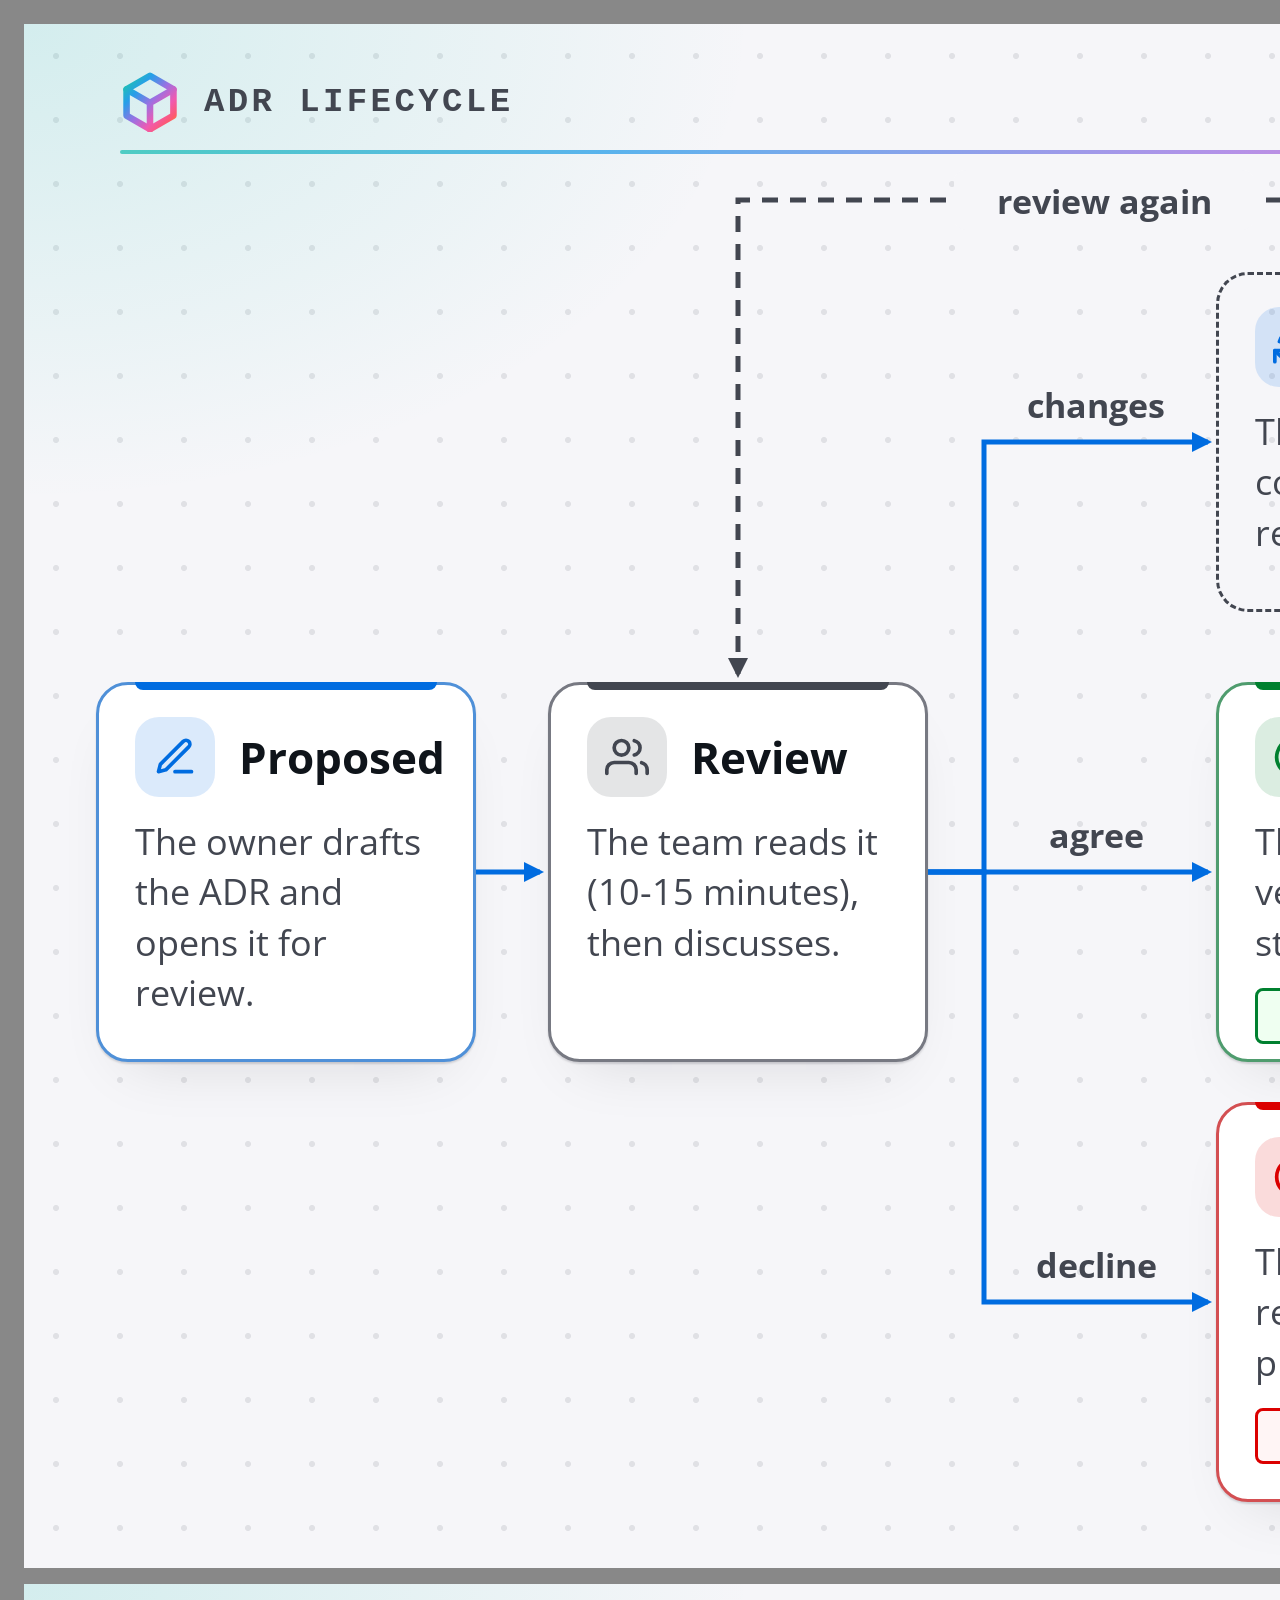
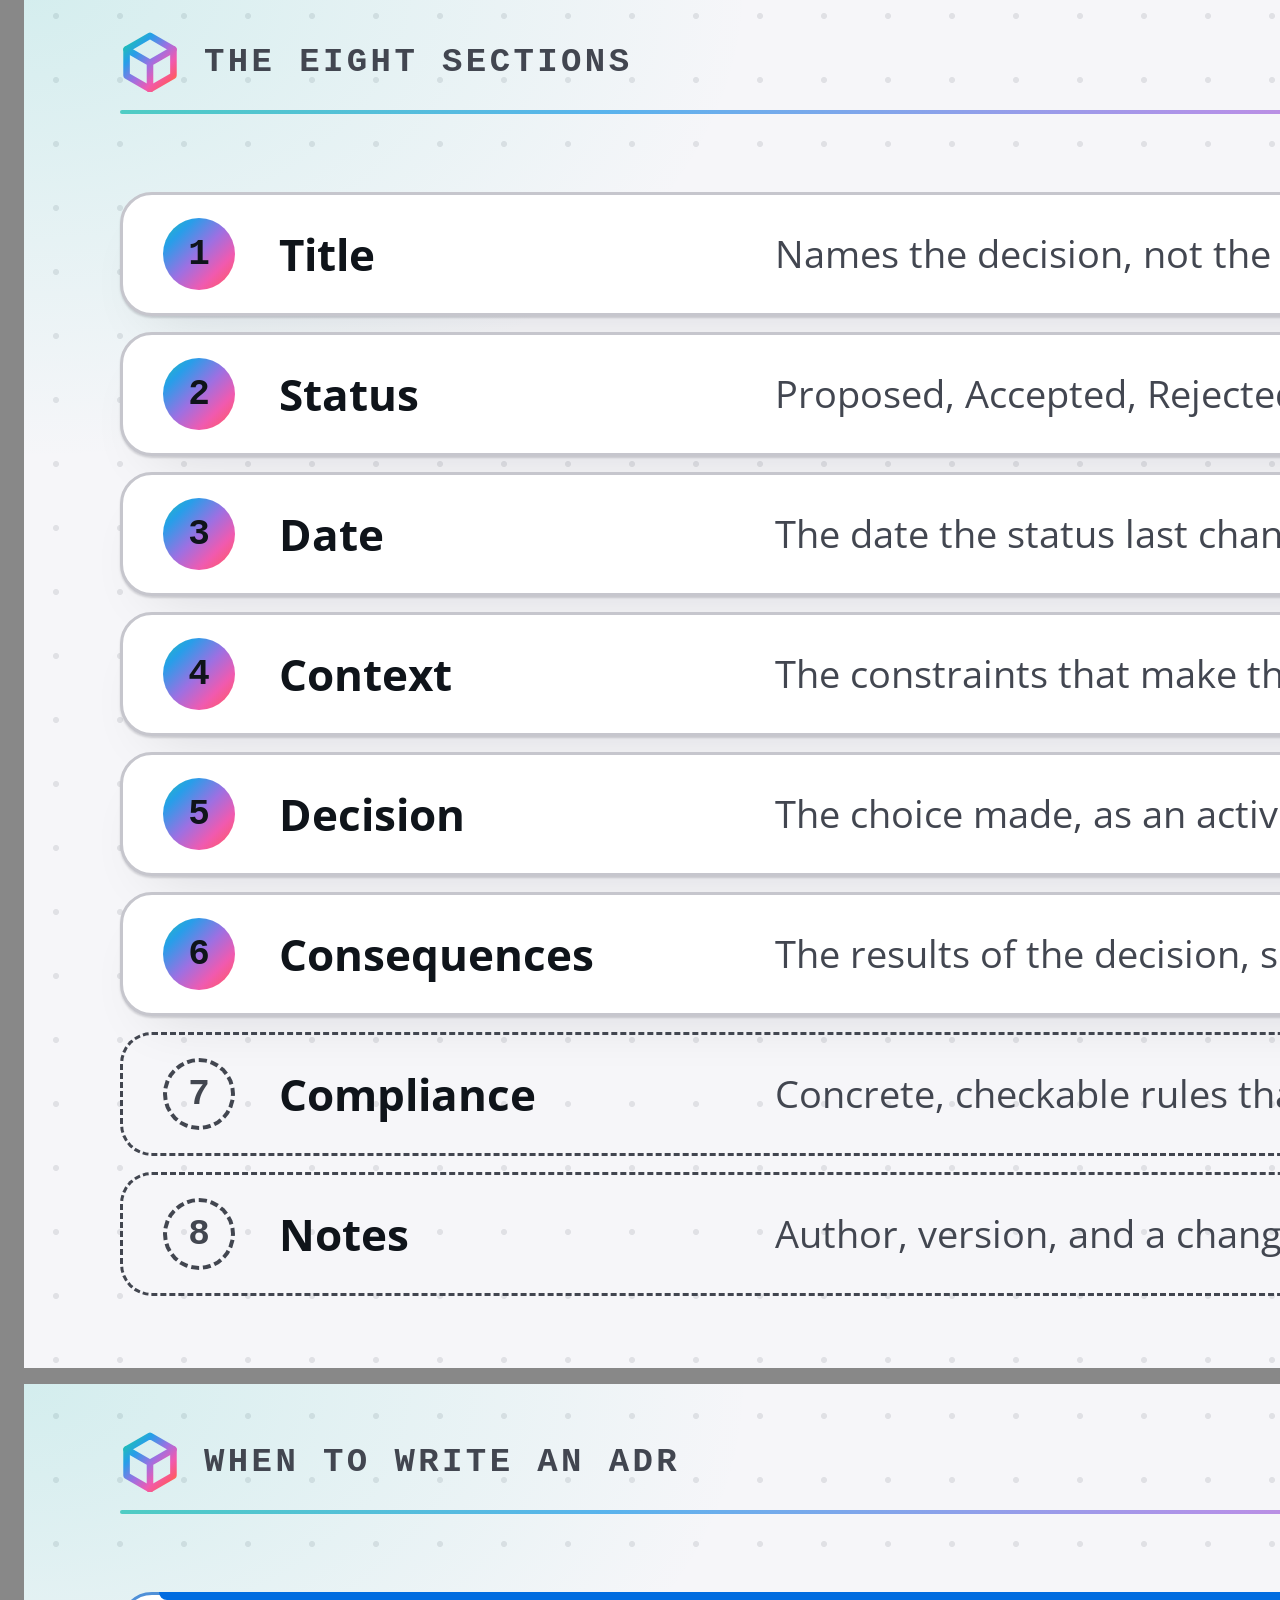
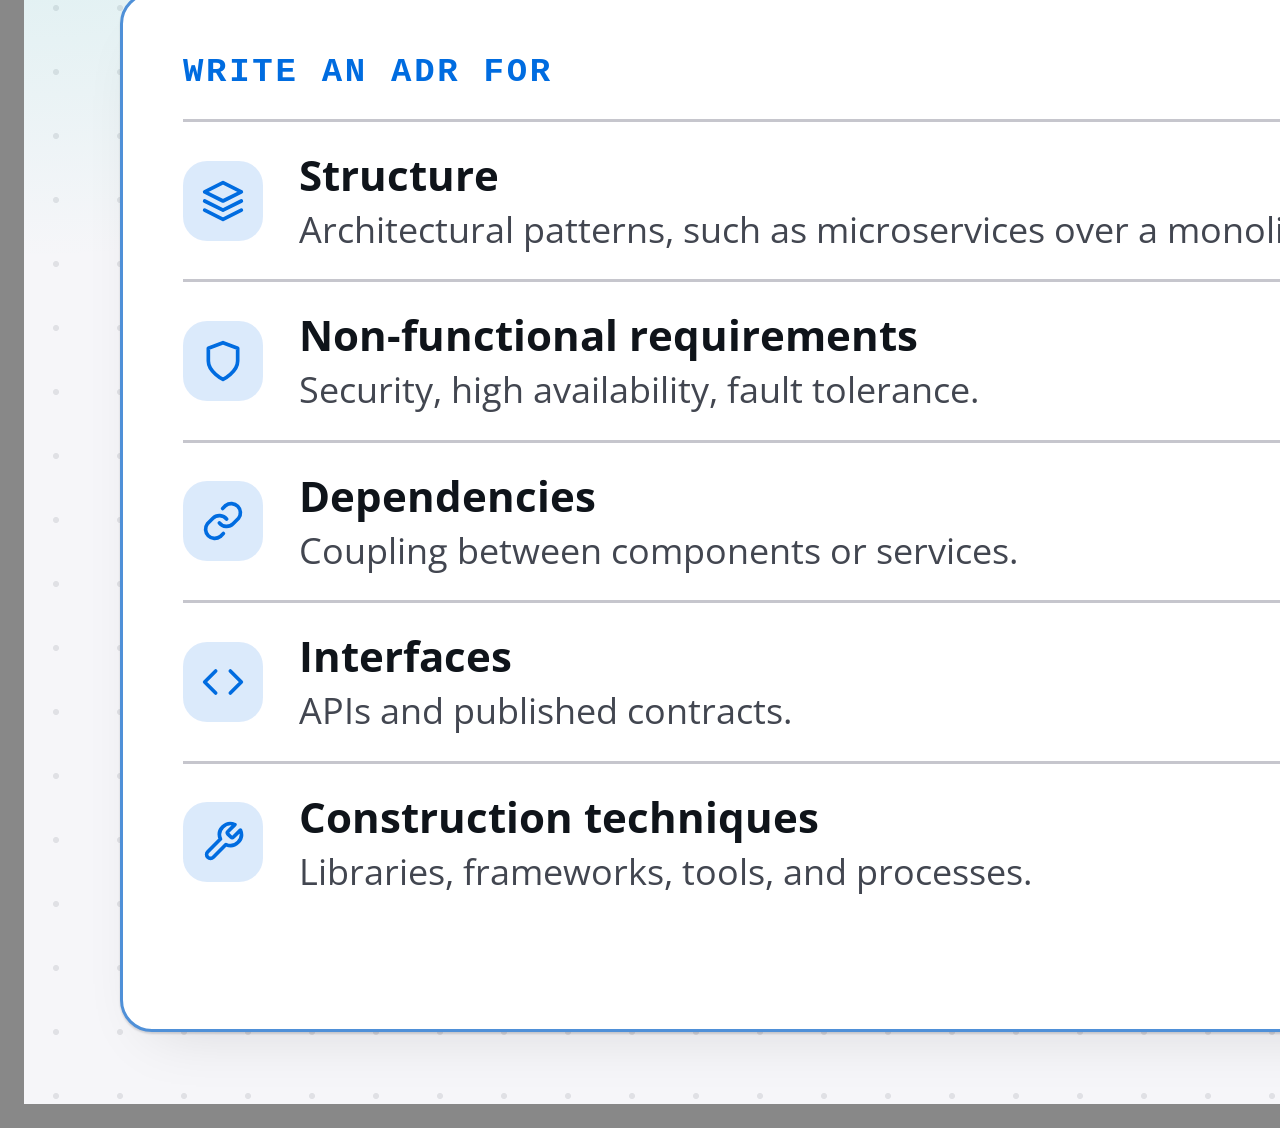
<file: assets/source/figures.html>
<!doctype html>
<html lang="en">
<head>
<meta charset="utf-8">
<title>aws-adr figures</title>
<!-- Source of ../lifecycle*.webp, ../anatomy*.webp and ../when-to-adr*.webp. Render with:
     uvx --from playwright --with pillow python -I <skill-dir>/scripts/render.py assets/source/figures.html --root assets/source --out assets
     Each .item is 1200 CSS px wide, so 2400 px in the image. -->
<link rel="preconnect" href="https://fonts.googleapis.com">
<link rel="preconnect" href="https://fonts.gstatic.com" crossorigin>
<link rel="stylesheet" href="https://fonts.googleapis.com/css2?family=Open+Sans:wght@400;600;700;800&display=swap">
<script src="shared.js"></script>
<link rel="stylesheet" href="shared.css">
<style>
.box { position: absolute; padding: 16px 18px; }
.box .hd { display: flex; align-items: center; gap: 12px; margin-bottom: 10px; }
.box .chip { margin-top: 10px; }
svg.wires { position: absolute; left: 0; top: -40px; overflow: visible; pointer-events: none; }
svg.wires text { font: 700 17px "Open Sans", Arial, sans-serif; fill: var(--muted); text-anchor: middle; }
.ln { fill: none; stroke: var(--accent); stroke-width: 2.5; }
.ln.dash { stroke-dasharray: 8 6; stroke: var(--muted); }
.hd-a { fill: var(--accent); }
.hd-m { fill: var(--muted); }
.lab { fill: var(--paper); }

/* anatomy */
.rows { position: absolute; left: 48px; right: 48px; top: 0; display: flex; flex-direction: column; gap: 8px; }
.row { position: relative; display: grid; grid-template-columns: 40px 230px 1fr auto; align-items: center; gap: 18px; padding: 0 22px 0 20px; height: 62px; }
.row .nb { width: 36px; height: 36px; border-radius: 50%; background: var(--grad); color: var(--on-grad); font: 700 18px Monaco, Menlo, Consolas, monospace; display: grid; place-items: center; }
.row.ghost .nb { background: transparent; border: 2px dashed var(--muted); color: var(--muted); }
.row .nm { font-size: 22px; }
.row .ds { font-size: 19px; }

/* when-to-adr */
.pane { position: absolute; top: 0; height: 520px; padding: 26px 30px; }
.kv { display: flex; flex-direction: column; margin-top: 14px; }
.kv > div { display: flex; align-items: center; gap: 18px; border-top: 1.5px solid var(--cardline); padding: 12px 0; }
.kv .nm { font-size: 21px; }
.kv .ds { font-size: 18px; margin-top: 1px; }
ul.skip { margin: 18px 0 0; padding: 0; list-style: none; display: flex; flex-direction: column; gap: 26px; }
ul.skip li { display: flex; gap: 14px; align-items: flex-start; font-size: 20px; line-height: 1.35; color: var(--ink); }
ul.skip .bd { width: 34px; height: 34px; border-radius: 10px; margin-top: -2px; }
ul.skip .bd svg { width: 18px; height: 18px; }
.cmt { margin-top: 44px; background: #0f141a; color: #c6c6cd; border-radius: 12px; padding: 14px 16px; font: 17px/1.4 Monaco, Menlo, Consolas, monospace; }
.cmt i { color: #2bb534; font-style: normal; }
.to { margin-top: 16px; font-size: 19px; line-height: 1.4; color: var(--muted); }
</style>
</head>
<body>
<div class="sheet">

<div class="item" id="lifecycle" style="height:772px">
  <div class="fh"><svg class="mk"><use href="#mark"/></svg><b>ADR lifecycle</b><span>aws-adr</span></div>
  <div class="stage">
    <div class="card s c-blue box" style="left:36px;top:225px;width:190px;height:190px"><div class="hd"><span class="bd"><svg class="ic"><use href="#i-edit"/></svg></span><span class="nm">Proposed</span></div><div class="ds">The owner drafts the ADR and opens it for review.</div></div>
    <div class="card s c-mute box" style="left:262px;top:225px;width:190px;height:190px"><div class="hd"><span class="bd"><svg class="ic"><use href="#i-users"/></svg></span><span class="nm">Review</span></div><div class="ds">The team reads it (10-15 minutes), then discusses.</div></div>

    <div class="card ghost box" style="left:596px;top:20px;width:246px;height:170px"><div class="hd"><span class="bd c-blue"><svg class="ic"><use href="#i-loop"/></svg></span><span class="nm" style="font-size:20px">Stays Proposed</span></div><div class="ds">The owner actions each comment, then reschedules the review.</div></div>
    <div class="card s c-ok box" style="left:596px;top:225px;width:246px;height:190px"><div class="hd"><span class="bd"><svg class="ic"><use href="#i-check"/></svg></span><span class="nm">Accepted</span></div><div class="ds">The owner adds date, version, and stakeholders.</div><span class="chip ok">immutable</span></div>
    <div class="card s c-err box" style="left:596px;top:435px;width:246px;height:200px"><div class="hd"><span class="bd"><svg class="ic"><use href="#i-x"/></svg></span><span class="nm">Rejected</span></div><div class="ds">The owner records the reason, so it is not proposed again.</div><span class="chip err">immutable</span></div>

    <div class="card s c-warn box" style="left:944px;top:225px;width:220px;height:190px"><div class="hd"><span class="bd"><svg class="ic"><use href="#i-swap"/></svg></span><span class="nm">Superseded</span></div><div class="ds">Marked "Superseded by ADR-NNNN" and linked to the new ADR. Never deleted.</div></div>

    <svg class="wires" width="1200" height="680" viewBox="0 -40 1200 680">
      <defs>
        <marker id="a" markerWidth="10" markerHeight="10" refX="8" refY="5" orient="auto" markerUnits="userSpaceOnUse"><path d="M0 0L10 5L0 10z" class="hd-a"/></marker>
        <marker id="am" markerWidth="10" markerHeight="10" refX="8" refY="5" orient="auto" markerUnits="userSpaceOnUse"><path d="M0 0L10 5L0 10z" class="hd-m"/></marker>
      </defs>
      <path class="ln" marker-end="url(#a)" d="M226 320H258"/>
      <path class="ln" marker-end="url(#a)" d="M452 320H592"/>
      <path class="ln" marker-end="url(#a)" d="M452 320H480V105H592"/>
      <path class="ln" marker-end="url(#a)" d="M452 320H480V535H592"/>
      <path class="ln" marker-end="url(#a)" d="M842 320H940"/>
      <path class="ln dash" marker-end="url(#am)" d="M719 20V-16H357V221"/>
      <text x="536" y="93">changes</text>
      <text x="536" y="308">agree</text>
      <text x="536" y="523">decline</text>
      <text x="891" y="291">new ADR</text>
      <text x="891" y="311">accepted</text>
      <rect class="lab" x="465" y="-31" width="150" height="30" rx="6"/>
      <text x="540" y="-9">review again</text>
    </svg>
  </div>
</div>

<div class="item" id="anatomy" style="height:692px">
  <div class="fh"><svg class="mk"><use href="#mark"/></svg><b>The eight sections</b><span>aws-adr</span></div>
  <div class="stage">
    <div class="rows">
      <div class="card row"><span class="nb">1</span><span class="nm">Title</span><span class="ds">Names the decision, not the problem.</span></div>
      <div class="card row"><span class="nb">2</span><span class="nm">Status</span><span class="ds">Proposed, Accepted, Rejected, or Superseded by ADR-NNNN.</span></div>
      <div class="card row"><span class="nb">3</span><span class="nm">Date</span><span class="ds">The date the status last changed.</span></div>
      <div class="card row"><span class="nb">4</span><span class="nm">Context</span><span class="ds">The constraints that make the decision necessary, stated neutrally.</span></div>
      <div class="card row"><span class="nb">5</span><span class="nm">Decision</span><span class="ds">The choice made, as an active commitment: "We will ..."</span></div>
      <div class="card row"><span class="nb">6</span><span class="nm">Consequences</span><span class="ds">The results of the decision, split into two lists.</span><span><span class="chip ok">Positive:</span> <span class="chip err">Negative:</span></span></div>
      <div class="card ghost row"><span class="nb">7</span><span class="nm">Compliance</span><span class="ds">Concrete, checkable rules that follow from the decision.</span><span class="chip plain">optional</span></div>
      <div class="card ghost row"><span class="nb">8</span><span class="nm">Notes</span><span class="ds">Author, version, and a changelog.</span><span class="chip plain">optional</span></div>
    </div>
  </div>
</div>

<div class="item" id="when-to-adr" style="height:660px">
  <div class="fh"><svg class="mk"><use href="#mark"/></svg><b>When to write an ADR</b><span>aws-adr</span></div>
  <div class="stage">
    <div class="card s c-blue pane" style="left:48px;width:700px">
      <span class="eyebrow" style="color:var(--accent)">Write an ADR for</span>
      <div class="kv">
        <div><span class="bd c-blue"><svg class="ic"><use href="#i-layers"/></svg></span><div><div class="nm">Structure</div><div class="ds">Architectural patterns, such as microservices over a monolith.</div></div></div>
        <div><span class="bd c-blue"><svg class="ic"><use href="#i-shield"/></svg></span><div><div class="nm">Non-functional requirements</div><div class="ds">Security, high availability, fault tolerance.</div></div></div>
        <div><span class="bd c-blue"><svg class="ic"><use href="#i-link"/></svg></span><div><div class="nm">Dependencies</div><div class="ds">Coupling between components or services.</div></div></div>
        <div><span class="bd c-blue"><svg class="ic"><use href="#i-code"/></svg></span><div><div class="nm">Interfaces</div><div class="ds">APIs and published contracts.</div></div></div>
        <div><span class="bd c-blue"><svg class="ic"><use href="#i-wrench"/></svg></span><div><div class="nm">Construction techniques</div><div class="ds">Libraries, frameworks, tools, and processes.</div></div></div>
      </div>
    </div>
    <div class="card ghost pane" style="left:780px;width:372px;display:flex;flex-direction:column">
      <span class="eyebrow">Skip the ADR for</span>
      <ul class="skip">
        <li><span class="bd c-err"><svg class="ic"><use href="#i-x"/></svg></span>Routine implementation detail</li>
        <li><span class="bd c-err"><svg class="ic"><use href="#i-x"/></svg></span>A single function's internals</li>
        <li><span class="bd c-err"><svg class="ic"><use href="#i-x"/></svg></span>Anything easily reversible with no cross-team impact</li>
      </ul>
      <div class="cmt"><i>// Retry three times, then give up.</i></div>
      <div class="to">Use a code comment or a regular design note instead.</div>
    </div>
  </div>
</div>

</div>
</body>
</html>
</file>
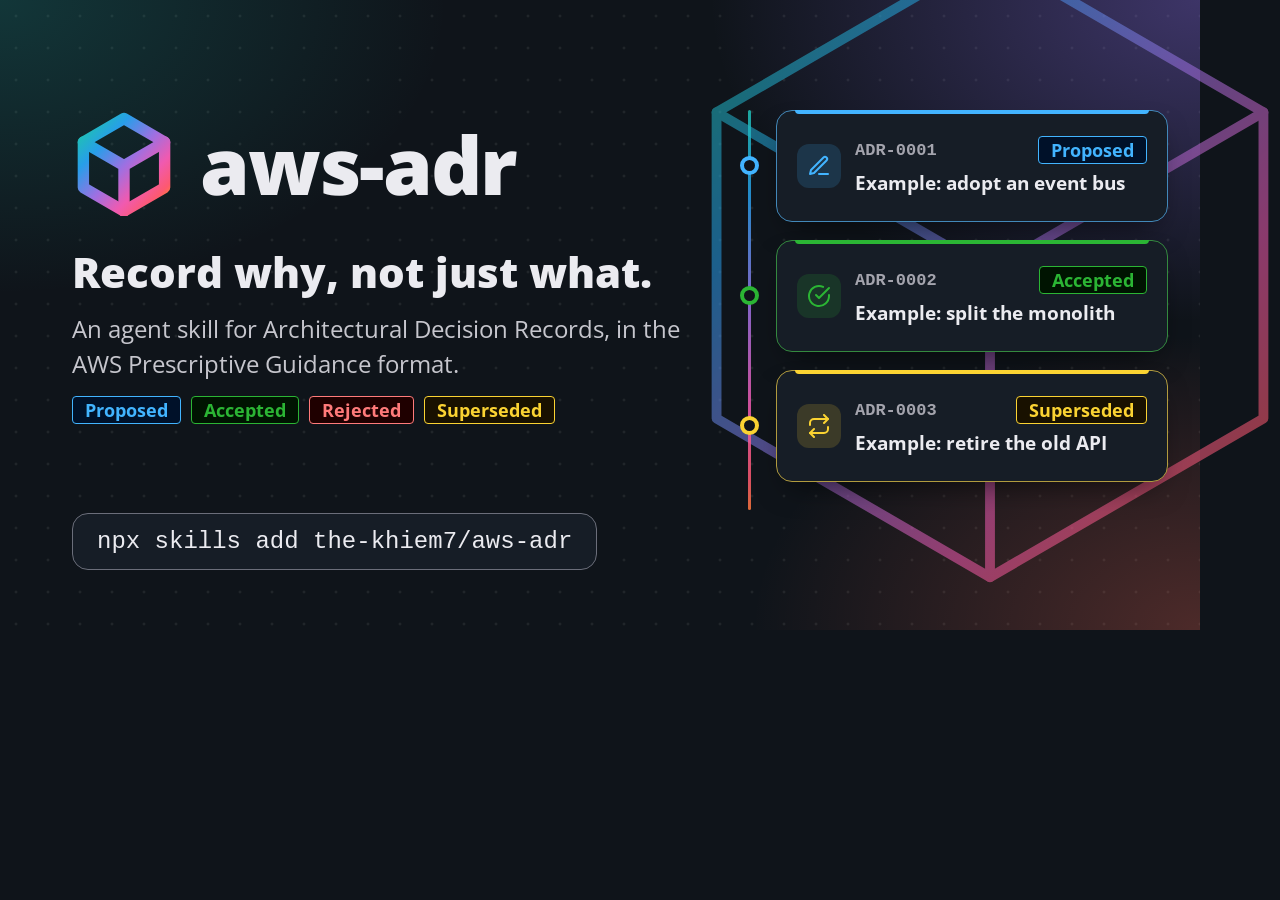
<file: assets/source/og.html>
<!doctype html>
<html lang="en">
<head>
<meta charset="utf-8">
<title>aws-adr social preview</title>
<!-- Source of ../og.png (1200x630). Render with:
     uvx --from playwright python -I <skill-dir>/scripts/shoot.py og assets/source/og.html --out assets/og.png --root assets/source -->
<link rel="preconnect" href="https://fonts.googleapis.com">
<link rel="preconnect" href="https://fonts.gstatic.com" crossorigin>
<link rel="stylesheet" href="https://fonts.googleapis.com/css2?family=Open+Sans:wght@400;700;800&display=swap">
<script src="shared.js"></script>
<style>
* { box-sizing: border-box; }
html, body { margin: 0; }
:root { --grad: linear-gradient(135deg, #1fc0b4, #279ee9 22%, #9d70e2 50%, #f05ab0 74%, #fd5970 92%, #ff7a3a); }
body { width: 1200px; height: 630px; overflow: hidden; position: relative; color: #ebebf0; background: #0f141a;
  font-family: "Open Sans", "Helvetica Neue", Roboto, Arial, sans-serif; }
.bg { position: absolute; inset: 0; background:
  radial-gradient(640px 420px at 0% 0%, rgba(31,192,180,.2), transparent 70%),
  radial-gradient(700px 460px at 100% 0%, rgba(143,111,240,.36), transparent 70%),
  radial-gradient(640px 420px at 100% 100%, rgba(255,106,85,.26), transparent 70%),
  radial-gradient(rgba(255,255,255,.07) 1.3px, transparent 1.7px) 0 0 / 32px 32px; }
.cube { position: absolute; left: 640px; top: -90px; width: 700px; height: 700px; opacity: .55; }
.id { position: absolute; left: 72px; top: 112px; width: 650px; }
.lock { display: flex; align-items: center; gap: 24px; }
.lock svg { width: 104px; height: 104px; }
.wm { font-weight: 800; font-size: 80px; line-height: 1; letter-spacing: -0.02em; }
.tag { margin-top: 32px; font-weight: 800; font-size: 42px; line-height: 1.15; white-space: nowrap; }
.sub { margin-top: 16px; font-size: 24px; line-height: 1.45; color: #c6c6cd; }
.chips { position: absolute; left: 72px; top: 396px; display: flex; gap: 10px; }
.cmd { position: absolute; left: 72px; bottom: 60px; font: 24px Monaco, Menlo, Consolas, monospace; background: #161d26; border: 1.5px solid #6b6e7a; border-radius: 16px; padding: 14px 24px; }
.chip { font: 700 18px "Open Sans", Arial, sans-serif; padding: 1px 12px; border-radius: 4px; border: 1.5px solid currentColor; }
.blue { color: #42b4ff; background: #001129; } .ok { color: #2bb534; background: #001401; } .err { color: #ff7a7a; background: #1f0000; } .warn { color: #fbd332; background: #191100; }
.line { position: absolute; left: 748px; top: 110px; width: 3px; height: 400px; border-radius: 2px; background: var(--grad); opacity: .85; }
.node { position: absolute; left: 740px; width: 19px; height: 19px; border-radius: 50%; background: #0f141a; border: 4px solid var(--c); }
.mock { position: absolute; left: 776px; width: 392px; height: 112px; padding: 0 20px; display: flex; align-items: center; gap: 14px; background: #161d26; border: 1.5px solid color-mix(in srgb, var(--c) 60%, #424650); border-radius: 16px; box-shadow: 0 14px 30px -12px rgba(0,0,0,.6); }
.mock::after { content: ""; position: absolute; left: 18px; right: 18px; top: -1.5px; height: 4px; border-radius: 0 0 4px 4px; background: var(--c); }
.bd { width: 44px; height: 44px; border-radius: 12px; display: grid; place-items: center; flex: none; color: var(--c); background: color-mix(in srgb, var(--c) 16%, transparent); }
.bd svg { width: 24px; height: 24px; }
.col { flex: 1; min-width: 0; }
.top { display: flex; align-items: center; justify-content: space-between; }
.num { font: 700 17px Monaco, Menlo, Consolas, monospace; color: #a4a4ad; }
.t { margin-top: 6px; font-weight: 700; font-size: 19px; white-space: nowrap; }
</style>
</head>
<body>
<div class="bg"></div>
<svg class="cube" viewBox="0 0 64 64" aria-hidden="true"><g fill="none" stroke="url(#mg)" stroke-width="0.9" stroke-linecap="round" stroke-linejoin="round"><path d="M32 4 57 18.5V46.5L32 61 7 46.5V18.5Z"/><path d="M7 18.5 32 33 57 18.5M32 33V61"/></g></svg>
<div class="id">
  <div class="lock"><svg viewBox="0 0 64 64" aria-hidden="true"><use href="#mark"/></svg><span class="wm">aws-adr</span></div>
  <div class="tag">Record why, not just what.</div>
  <div class="sub">An agent skill for Architectural Decision Records, in the AWS Prescriptive Guidance format.</div>
</div>
<div class="chips"><span class="chip blue">Proposed</span><span class="chip ok">Accepted</span><span class="chip err">Rejected</span><span class="chip warn">Superseded</span></div>
<div class="cmd">npx skills add the-khiem7/aws-adr</div>
<div class="line"></div>
<span class="node" style="top:156px;--c:#42b4ff"></span><span class="node" style="top:286px;--c:#2bb534"></span><span class="node" style="top:416px;--c:#fbd332"></span>
<div class="mock" style="top:110px;--c:#42b4ff"><span class="bd"><svg><use href="#i-edit"/></svg></span><div class="col"><div class="top"><span class="num">ADR-0001</span><span class="chip blue">Proposed</span></div><div class="t">Example: adopt an event bus</div></div></div>
<div class="mock" style="top:240px;--c:#2bb534"><span class="bd"><svg><use href="#i-check"/></svg></span><div class="col"><div class="top"><span class="num">ADR-0002</span><span class="chip ok">Accepted</span></div><div class="t">Example: split the monolith</div></div></div>
<div class="mock" style="top:370px;--c:#fbd332"><span class="bd"><svg><use href="#i-swap"/></svg></span><div class="col"><div class="top"><span class="num">ADR-0003</span><span class="chip warn">Superseded</span></div><div class="t">Example: retire the old API</div></div></div>
</body>
</html>
</file>
<file: assets/source/shared.css>
/* Look: AWS Cloudscape design tokens (visual refresh), light and dark, plus a gradient accent sampled from the brand mark.
   Contract with render.py: .item blocks with unique ids inside .sheet, zoom 2, theming via html[data-theme="dark"], --cardline.
   Every direct child of a figure .item is absolutely positioned, so the ::before backdrop never paints over content. */

:root {
  --paper: #f6f6f9; --ink: #0f141a; --muted: #424650;
  --accent: #006ce0; --accent-soft: #f0fbff;
  --ok: #00802f; --ok-soft: #effff1;
  --err: #db0000; --err-soft: #fff5f5;
  --warn: #855900; --warn-soft: #fffef0;
  --card: #ffffff; --cardline: #c6c6cd; --shadow: rgba(0, 7, 22, 0.14);
  --on: #ffffff; --on-grad: #0f141a;
  --dot: rgba(0, 7, 22, 0.09);
  --glow1: rgba(31, 192, 180, 0.16); --glow2: rgba(143, 111, 240, 0.16); --glow3: rgba(255, 106, 85, 0.14);
  --grad: linear-gradient(135deg, #1fc0b4, #279ee9 22%, #9d70e2 50%, #f05ab0 74%, #fd5970 92%, #ff7a3a);
}
html[data-theme="dark"] {
  --paper: #0f141a; --ink: #ebebf0; --muted: #c6c6cd;
  --accent: #42b4ff; --accent-soft: #001129;
  --ok: #2bb534; --ok-soft: #001401;
  --err: #ff7a7a; --err-soft: #1f0000;
  --warn: #fbd332; --warn-soft: #191100;
  --card: #161d26; --cardline: #424650; --shadow: rgba(0, 0, 0, 0.5);
  --on: #0f141a;
  --dot: rgba(255, 255, 255, 0.07);
  --glow1: rgba(31, 192, 180, 0.2); --glow2: rgba(143, 111, 240, 0.26); --glow3: rgba(255, 106, 85, 0.2);
}

* { box-sizing: border-box; }
html, body { margin: 0; padding: 0; background: #888; }
.sheet { width: max-content; padding: 24px; display: flex; flex-direction: column; gap: 16px; }
.item {
  zoom: 2; position: relative; overflow: hidden; width: 1200px;
  font-family: "Open Sans", "Helvetica Neue", Roboto, Arial, sans-serif; color: var(--ink); background: var(--paper);
}
.item::before {
  content: ""; position: absolute; inset: 0;
  background:
    radial-gradient(520px 340px at 0% 0%, var(--glow1), transparent 70%),
    radial-gradient(560px 360px at 100% 0%, var(--glow2), transparent 70%),
    radial-gradient(520px 340px at 100% 100%, var(--glow3), transparent 70%),
    radial-gradient(var(--dot) 1.3px, transparent 1.7px) 0 0 / 32px 32px;
}
.mono { font-family: Monaco, Menlo, Consolas, "Courier New", monospace; }

/* figure header: mark, figure name, gradient hairline */
.fh { position: absolute; left: 48px; right: 48px; top: 22px; height: 34px; display: flex; align-items: center; gap: 12px; }
.fh svg.mk { width: 30px; height: 30px; flex: none; }
.fh b { font: 700 17px Monaco, Menlo, Consolas, monospace; letter-spacing: 0.1em; text-transform: uppercase; color: var(--muted); }
.fh span { margin-left: auto; font: 700 17px Monaco, Menlo, Consolas, monospace; color: var(--muted); }
.fh::after { content: ""; position: absolute; left: 0; right: 0; bottom: -9px; height: 2px; border-radius: 2px; background: var(--grad); opacity: 0.75; }
.stage { position: absolute; left: 0; right: 0; top: 104px; }

.card { background: var(--card); border: 1.5px solid var(--cardline); border-radius: 16px; box-shadow: 0 1px 1px var(--shadow), 0 14px 30px -16px var(--shadow); }
.card.ghost { border-style: dashed; border-color: var(--muted); background: transparent; box-shadow: none; }
.card.s { border-color: color-mix(in srgb, var(--c, var(--accent)) 60%, var(--cardline)); }
.card.s::after { content: ""; position: absolute; left: 18px; right: 18px; top: -1.5px; height: 4px; border-radius: 0 0 4px 4px; background: var(--c, var(--accent)); }
.c-ok { --c: var(--ok); } .c-err { --c: var(--err); } .c-warn { --c: var(--warn); } .c-blue { --c: var(--accent); } .c-mute { --c: var(--muted); }

.bd { width: 40px; height: 40px; border-radius: 12px; display: grid; place-items: center; flex: none;
  color: var(--c, var(--accent)); background: color-mix(in srgb, var(--c, var(--accent)) 14%, transparent); }
.bd svg, svg.ic { width: 22px; height: 22px; }

.eyebrow { font: 700 17px Monaco, Menlo, Consolas, monospace; letter-spacing: 0.08em; text-transform: uppercase; color: var(--muted); }
.chip { font: 700 17px "Open Sans", Arial, sans-serif; padding: 1px 10px; border-radius: 4px; border: 1.5px solid currentColor; white-space: nowrap; display: inline-block; }
.chip.blue { color: var(--accent); background: var(--accent-soft); }
.chip.ok { color: var(--ok); background: var(--ok-soft); }
.chip.err { color: var(--err); background: var(--err-soft); }
.chip.warn { color: var(--warn); background: var(--warn-soft); }
.chip.plain { color: var(--muted); background: transparent; }
.nm { font: 700 22px "Open Sans", Arial, sans-serif; color: var(--ink); }
.ds { font-size: 18px; line-height: 1.4; color: var(--muted); }
</file>
